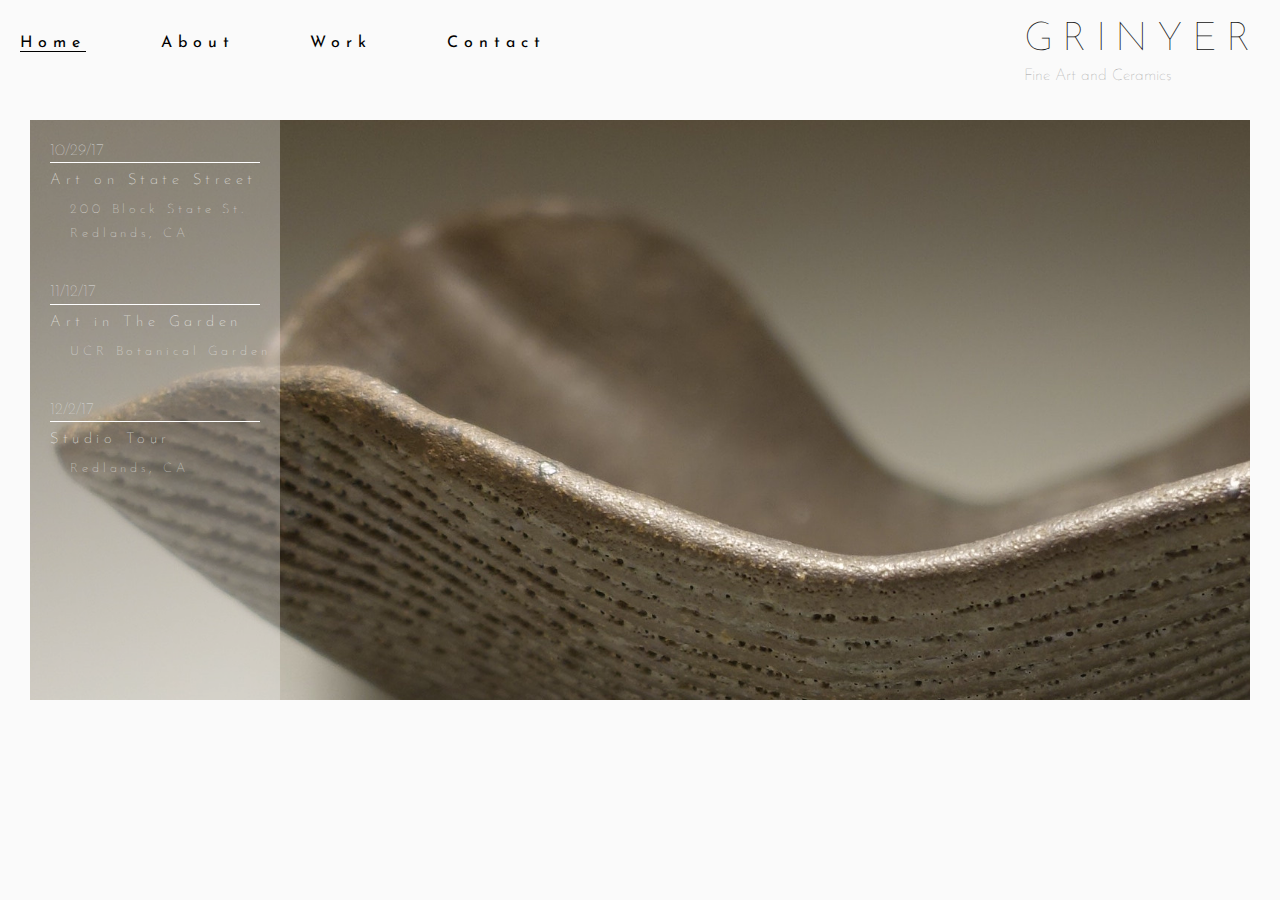
<file: index.html>
<!DOCTYPE html>
<html>
<head>
	<title>Mary Grinyer | Art </title>
	<meta name="viewport" content="width=device-width, initial-scale=1">
	<meta charset = "UTF-8">
	<meta name = "description" content = "Mary Grinyer is an Artist from Riverside, CA working in ceramics, printmaking, jewelry and mixed media">
	<meta name = "keywords" content = "Mary Grinyer, Grinyer, marygrinyer, Ceramics, Sculpture, Printmaking, Fine Art">
	<meta name = "author" content = "Taylor Ward">
	<link rel="icon" type="image/png" href="MG.png"/>
	<link rel="stylesheet" type="text/css" href="http://fonts.googleapis.com/css?family=Josefin+Sans" />
	<link rel="stylesheet" type="text/css" href="assets/css/style.css">
	<link rel="stylesheet" type="text/css" href="lightslider/css/lightslider.css">
	<script type="text/javascript" src = "https://ajax.googleapis.com/ajax/libs/jquery/2.2.0/jquery.min.js"></script>
	<script type="text/javascript" src = "lightslider/js/lightslider.js"></script>

		<script type="text/javascript">
		$(document).ready(function(){
			$("#mobile-nav").html($("#main-nav").html());
			$("#mobile-nav li.super-item > a").prepend("<span>+</span>");

			// disable the default redirect action for links with submenus 
			$("#mobile-nav li.super-item > a").click(function(event) {
					event.preventDefault();
					if ($(this).siblings("#dropdown-list").hasClass("expanded")) {
						$(this).siblings().removeClass("expanded").slideUp(200,"linear");
						$(this).children("span").empty();
						$(this).children("span").text("+");
					}	
					else {
						$(this).siblings().addClass("expanded").slideDown(200,"linear");
						$(this).siblings("span").empty();
						$(this).children("span").text("-");
					}
				});

			// handle menu clicks
			$("#menu-trigger").click(function() {
					if ($("#mobile-nav > ul").hasClass("expanded")) {
						$("#mobile-nav ul.expanded").removeClass("expanded").slideUp(200, "linear");
						$(this).removeClass("open");
					} 
					else {
						$("#mobile-nav > ul").addClass("expanded").slideDown(200, "linear");
						$(this).addClass("open");
					}
				});

		});
	</script>



</head>
<body>
	<header>
		<nav id = "main-nav">
			<ul id = "menu">
				<li  id = "active"><a href="index.html">Home</a></li>
				<li class="super-item"><a href="bio.html">About</a>
					<ul id = "dropdown-list">
						<li><a href = "bio.html">Bio</a></li>
					</ul>
				</li>
				<li class="super-item"><a href="work.html">Work</a>
					<ul id = "dropdown-list">
						<li><a href = "ceramics.html">Ceramics</a></li>
						<li><a href = "sculpture.html">Sculpture</a></li>
					</ul>
				</li>
				<li><a href="contact.html">Contact</a></li>
			</ul>
		</nav>
		<div id="menu-trigger">Menu</div>
		<div id="mobile-nav"></div>
		<div id = "logo">
			<h1><a href = "index.html">GRINYER</a></h1>
			<p>Fine Art and Ceramics</p>
		</div>

	</header>
	<div id = "home-container">
		<img id = "home-image" width = "2000px" alt = "random"> 

		<script type="text/javascript">
			window.onload = loadImage();

			function loadImage() {
				var urls = ['homepage-images/hp-1.jpg','homepage-images/hp-2.jpg','homepage-images/hp-3.jpg','homepage-images/hp-4.jpg'];
				var baseUrl = 'assets/imgs/work/';
				var files = ['hp-1','hp-2','hp-3'];
				var extension = '.jpg';
				var random = Math.floor(Math.random()*files.length);
				var url = baseUrl + files[random] + extension;
				var p = urls[Math.floor(Math.random()*urls.length)];
				document.getElementById("home-image").src = url;
			}
		
		</script>                                
		
		<div id = "home-text">
			<div id = "show" class="upcoming">
				<a href="#">
					<p id = "fecha">10/29/17</p>
					<p id = "show-gallery">
						Art on State Street
					</p>
					<p id = "show-location">
						200 Block State St. Redlands, CA
						<p id = "show-status"></p>
					</p>
				</a>
			</div>
			<div id = "show" class="upcoming">
				<a href="#">
					<p id = "fecha">11/12/17</p>
					<p id = "show-gallery">
						Art in The Garden
					</p>
					<p id = "show-location">
						UCR Botanical Garden
						<p id = "show-status"></p>
					</p>
				</a>
			</div>
			<div id = "show" class="upcoming">
				<a href="#">
					<p id = "fecha">12/2/17</p>
					<p id = "show-gallery">
						Studio Tour
					</p>
					<p id = "show-location">
						Redlands, CA
						<p id = "show-status"></p>
					</p>
				</a>
			</div>
		</div>
	</div>
	<footer>
		<div id="slide">
			<!--
        	<a href="#"> Twit</a>
       		<a href="#"> Face</a>
        	<a href="#"> Etsy</a>
        	-->
        	Copyright © 2016 Mary Grinyer


    </div>
	</footer>
	<script type="text/javascript">
		$('footer').hover(function() {
			$('#slide').slideToggle("fast");
		});
	</script>
<!--
	<div id = "slide-container">
		<figure id = "slide">
			<img id = "slide-img-4" src="ceramic-images-thumbs/c3.jpg">
			<img id = "slide-img-1" src="ceramic-images-thumbs/c11.jpg">
			<img id = "slide-img-4" src="ceramic-images-thumbs/c8.jpg">
			<img id = "slide-img-2" src="ceramic-4.jpg">
			<img id = "slide-img-3" src="vase-trio-3.jpg">
			<img id = "slide-img-1" src="ceramic-box.jpg">
			<img id = "slide-img-4" src="vase-trio-4.jpg">
			<img id = "slide-img-2" src="holy-vase-3.jpg">
		</figure>
	</div>
-->
<!--
	<div id = "slide-container">
			<ul id = "lightslider">
				<li data-thumb="ceramic-images-thumbs/c2.jpg"><img src="homepage-images/2.jpg" width="60%"></li>
				<li data-thumb="ceramic-images-thumbs/c3.jpg"><img src="homepage-images/3.jpg" width="95%"></li>
				<li data-thumb="ceramic-images-thumbs/c5.jpg"><img src="homepage-images/5.jpg" width="58%"></li>
				<li data-thumb="ceramic-images-thumbs/c6.jpg"><img src="homepage-images/6.jpg" width="70%"></li>
			</ul>
	</div>


		<script type="text/javascript">
		$(document).ready(function() {
			$("#lightslider").lightSlider({
				autoWidth:true,
				loop:true,
				slidMargin:0,
				currentPagerPosition:'middle',
				download: false,
				adaptiveHeight:true,
			});
		});
	</script>
-->
</body>
</html>
</file>
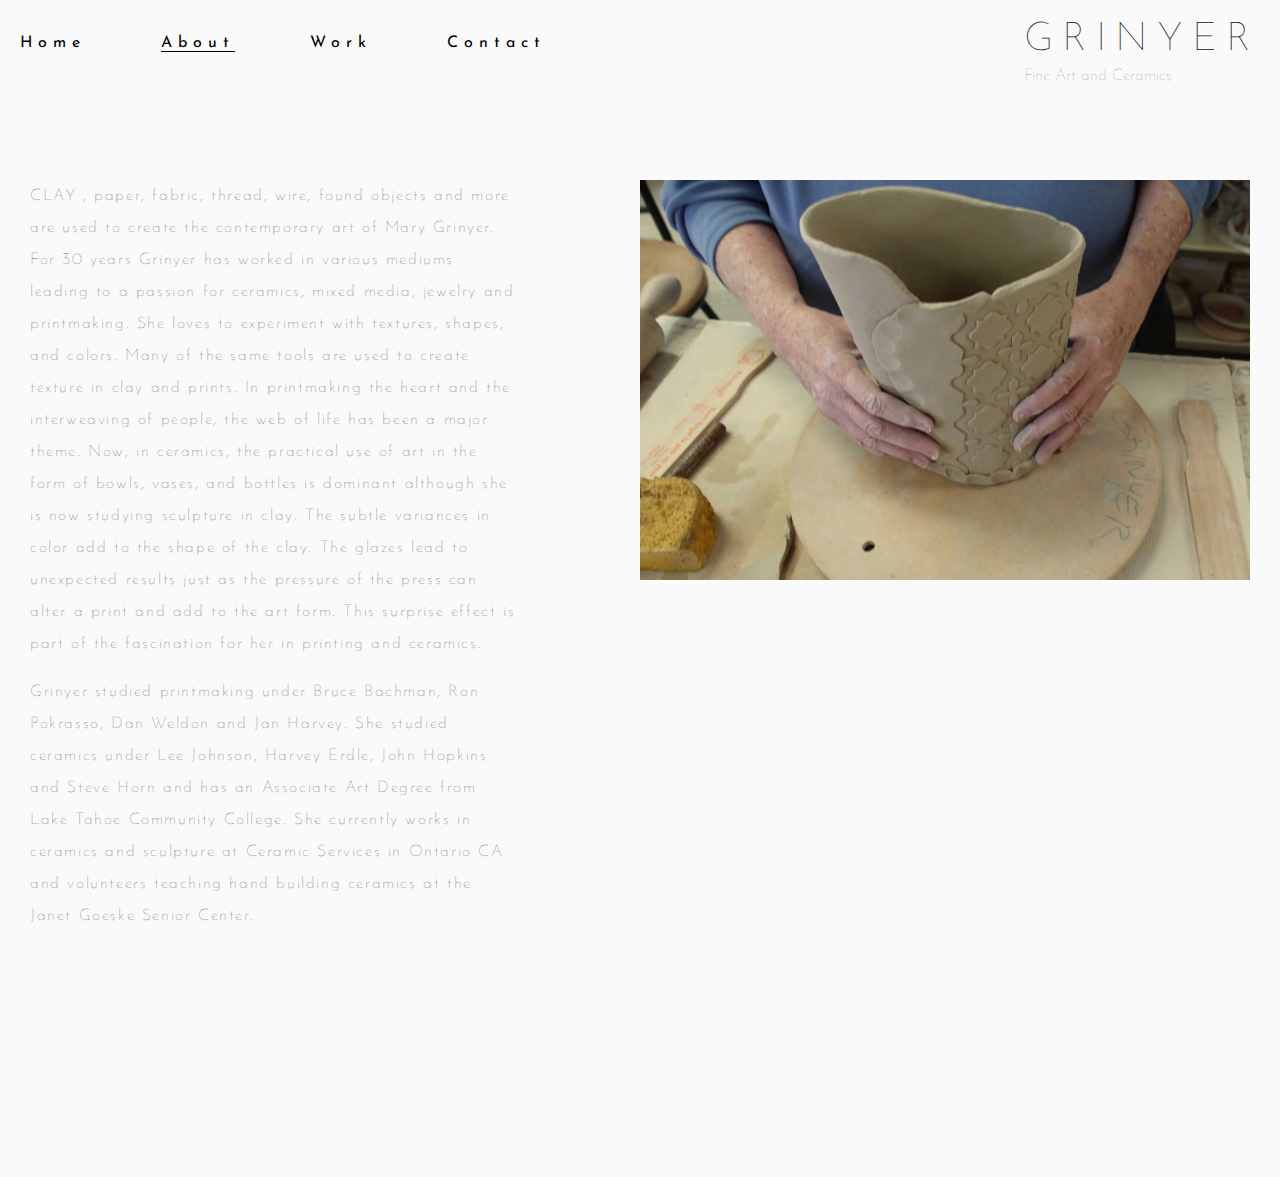
<file: bio.html>
<!DOCTYPE html>
<html>
	<head>
		<title>Mary Grinyer | Bio </title>
		<meta name="viewport" content="width=device-width, initial-scale=1">

		<meta charset = "UTF-8">
		<meta name = "description" content = "Mary Grinyer is an Artist from Riverside, CA working in ceramics, sculpture, printmaking, painting and mixed media.">
		<meta name = "keywords" content = "Mary Grinyer, Grinyer, marygrinyer, Ceramics, Sculpture, Printmaking, Fine Art">
		<meta name = "author" content = "Taylor Ward">

	<link rel="icon" type="image/png" href="MG.png"/>

		<link rel="stylesheet" type="text/css" href="assets/css/style.css">
		<link rel="stylesheet" type="text/css" href="http://fonts.googleapis.com/css?family=Josefin+Sans" />
		<script type="text/javascript" src = "https://ajax.googleapis.com/ajax/libs/jquery/2.2.0/jquery.min.js"></script>

		<script type="text/javascript">
		$(document).ready(function(){
			$("#mobile-nav").html($("#main-nav").html());
			$("#mobile-nav li.super-item > a").prepend("<span>+</span>");

			// disable the default redirect action for links with submenus 
			$("#mobile-nav li.super-item > a").click(function(event) {
					event.preventDefault();
					if ($(this).siblings("#dropdown-list").hasClass("expanded")) {
						$(this).siblings().removeClass("expanded").slideUp(200,"linear");
						$(this).children("span").empty();
						$(this).children("span").text("+");
					}	
					else {
						$(this).siblings().addClass("expanded").slideDown(200,"linear");
						$(this).siblings("span").empty();
						$(this).children("span").text("-");
					}
				});

			// handle menu clicks
			$("#menu-trigger").click(function() {
					if ($("#mobile-nav > ul").hasClass("expanded")) {
						$("#mobile-nav ul.expanded").removeClass("expanded").slideUp(200, "linear");
						$(this).removeClass("open");
					} 
					else {
						$("#mobile-nav > ul").addClass("expanded").slideDown(200, "linear");
						$(this).addClass("open");
					}
				});

		});
	</script>
	</head>

	<body>
		<header>
		<nav id = "main-nav">
			<ul id = "menu">
				<li><a href="index.html">Home</a></li>
				<li id = "active" class="super-item"><a href="bio.html">About</a>
					<ul id = "dropdown-list">
						<li><a href = "bio.html">Bio</a></li>
					</ul>
				</li>
				<li class="super-item"><a href="work.html">Work</a>
					<ul id = "dropdown-list">
						<li><a href = "ceramics.html">Ceramics</a></li>
						<li><a href = "sculpture.html">Sculpture</a></li>
					</ul>
				</li>
				<li><a href="contact.html">Contact</a></li>
			</ul>
		</nav>
		<div id="menu-trigger">Menu</div>
		<div id="mobile-nav"></div>
		<div id = "logo">
			<h1><a href = "index.html">GRINYER</a></h1>
			<p>Fine Art and Ceramics</p>
		</div>

	</header>

	<div class = "content" id = "bio-content">
		<div id = "bio-text">
			<p>CLAY , paper, fabric, thread, wire, found objects and more are used to create the contemporary art of Mary Grinyer. For 30 years Grinyer has worked in various mediums leading to a passion for ceramics, mixed media, jewelry and printmaking. She loves to experiment with textures, shapes, and colors. Many of the same tools are used to create texture in clay and prints. In printmaking the heart and the interweaving of people, the web of life has been a major theme. Now, in ceramics, the practical use of art in the form of bowls, vases, and bottles is dominant although she is now studying sculpture in clay. The subtle variances in color add to the shape of the clay. The glazes lead to unexpected results just as the pressure of the press can alter a print and add to the art form. This surprise effect is part of the fascination for her in printing and ceramics. 
			</p>
			<p>Grinyer studied printmaking under Bruce Bachman, Ron Pokrasso, Dan Weldon and Jan Harvey. She studied ceramics under Lee Johnson, Harvey Erdle, John Hopkins and Steve Horn and has an Associate Art Degree from Lake Tahoe Community College. She currently works in ceramics and sculpture at Ceramic Services in Ontario CA and volunteers teaching hand building ceramics at the Janet Goeske Senior Center.</p>
			<!--
			<p>Grinyer's interest in art was first sparked by an art instructor at Ramona High School in Riverside CA, Mr. Stover. Studying under him for 3 years led to a lifetime fascination for creating art and years of watercolor painting. Mary Grinyer has an Associate Art Degree from Lake Tahoe Community College. She has been studying sculpture at Riverside City College with Steve Horn. Grinyer works in ceramics and sculpture at Ceramic Services in Ontario, CA currently.</p>
			-->
		</div>
		<div id = "bio-pic">

		</div>
		
	</div>
	<footer>
		<div id="slide">
			<!--
        	<a href="#"> Twit</a>
       		<a href="#"> Face</a>
        	<a href="#"> Etsy</a>
        	-->
        	Copyright © 2016 Mary Grinyer


    </div>
	</footer>
	<script type="text/javascript">
		$('footer').hover(function() {
			$('#slide').slideToggle("fast");
		});
	</script>
	</body>
</html>
</file>
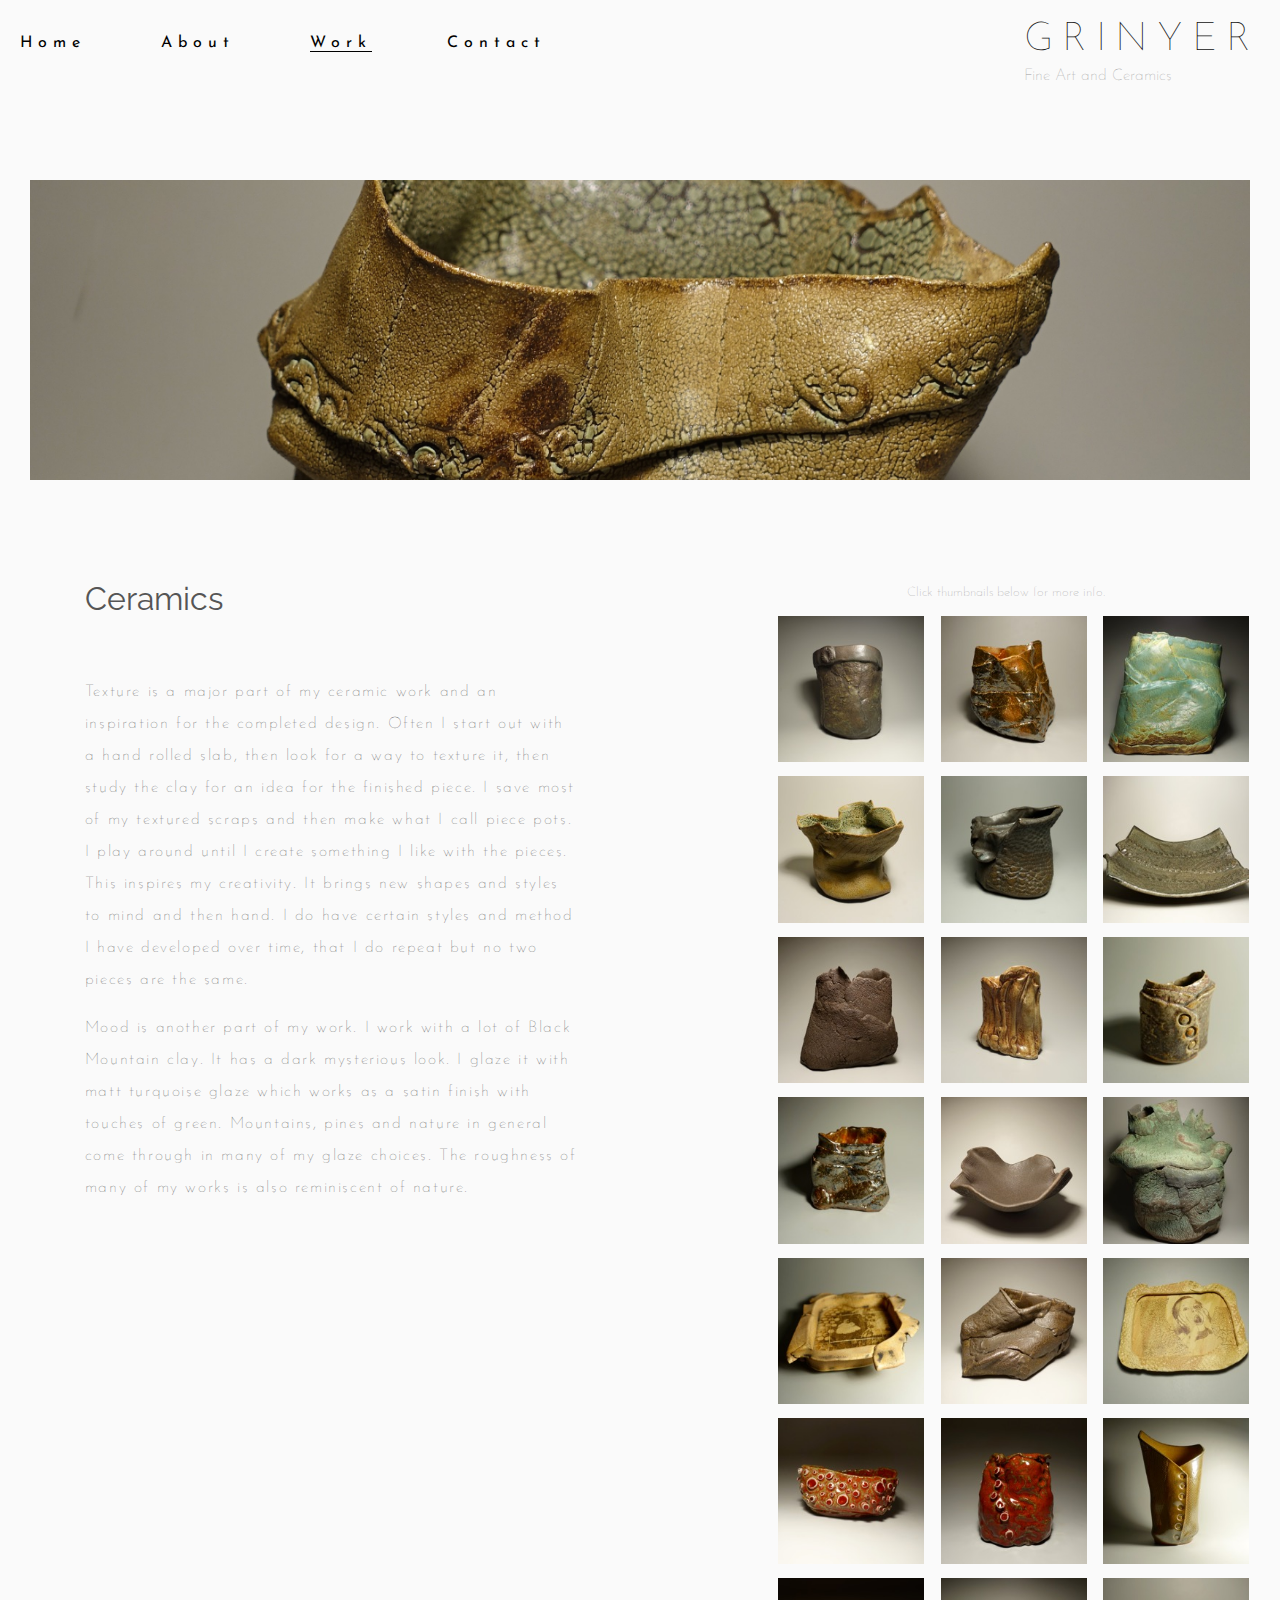
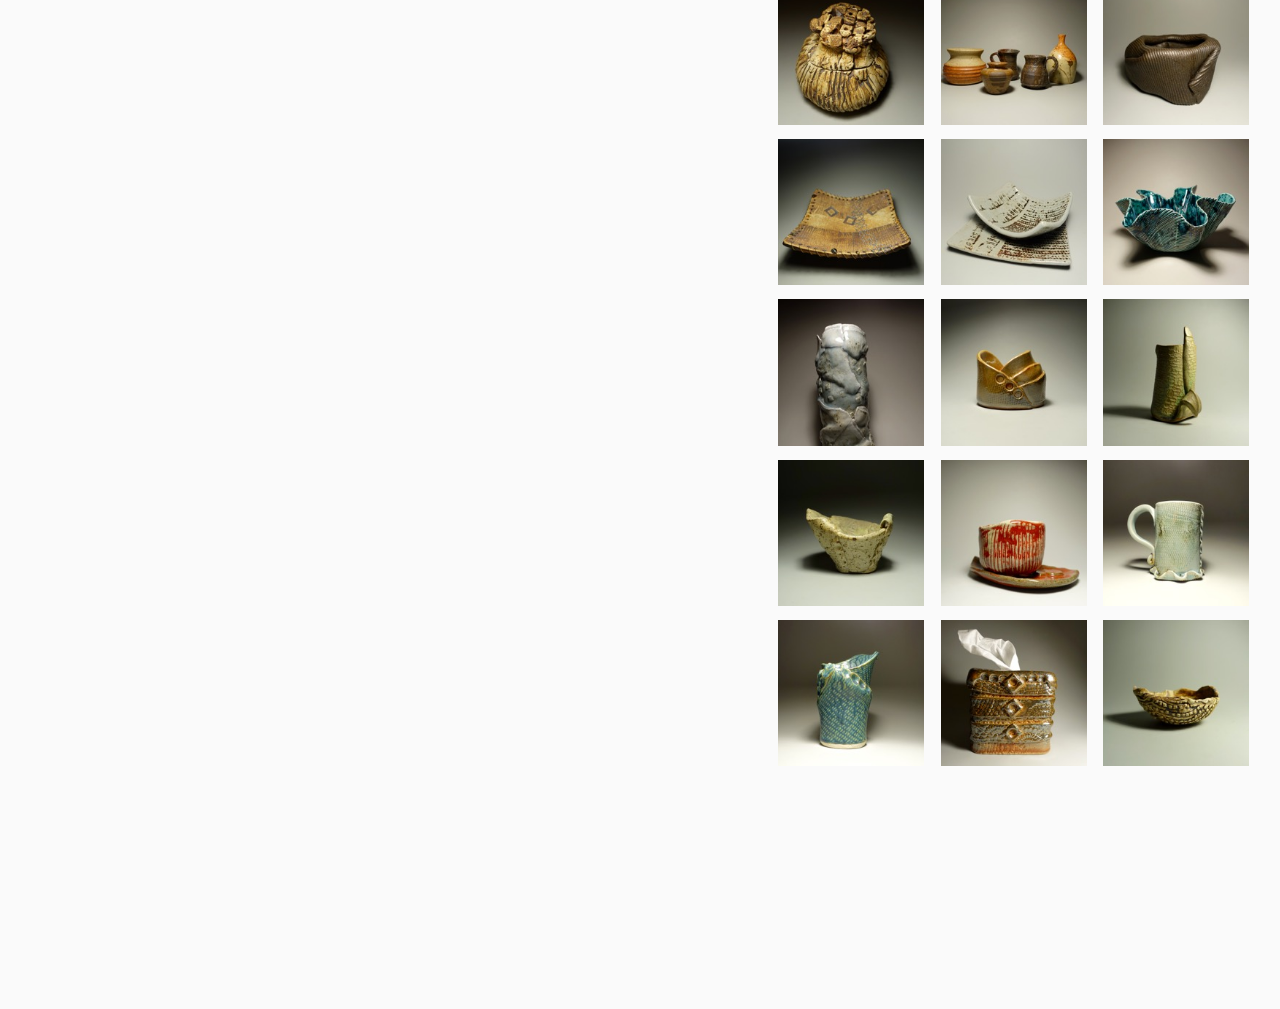
<file: ceramics.html>
<!DOCTYPE html>
<html>
<head>
	<title>Mary Grinyer | Ceramics </title>
 	<meta name="viewport" content="width=device-width, initial-scale=1">

	<meta charset = "UTF-8">
	<meta name = "description" content = "Texture is a major part of my ceramic works and an inspiration for the completed design.">
	<meta name = "keywords" content = "Mary Grinyer, Grinyer, marygrinyer, Ceramics, Sculpture, Printmaking, Fine Art">
	<meta name = "author" content = "Taylor Ward">
	<link rel="icon" type="image/png" href="MG.png"/>

	<link rel="stylesheet" type="text/css" href="css/lightgallery.css">
	<link rel="stylesheet" type="text/css" href="assets/css/style.css">

	<link rel="stylesheet" type="text/css" href="http://fonts.googleapis.com/css?family=Josefin+Sans" />
	<link rel="stylesheet" type="text/css" href="http://fonts.googleapis.com/css?family=Raleway" />	
	<script type="text/javascript" src = "https://ajax.googleapis.com/ajax/libs/jquery/2.2.0/jquery.min.js"></script>
	<script type="text/javascript">
		$(document).ready(function(){
			$("#mobile-nav").html($("#main-nav").html());
			$("#mobile-nav li.super-item > a").prepend("<span>+</span>");

			// disable the default redirect action for links with submenus 
			$("#mobile-nav li.super-item > a").click(function(event) {
					event.preventDefault();
					if ($(this).siblings("#dropdown-list").hasClass("expanded")) {
						$(this).siblings().removeClass("expanded").slideUp(200,"linear");
						$(this).children("span").empty();
						$(this).children("span").text("+");
					}	
					else {
						$(this).siblings().addClass("expanded").slideDown(200,"linear");
						$(this).siblings("span").empty();
						$(this).children("span").text("-");
					}
				});

			// handle menu clicks
			$("#menu-trigger").click(function() {
					if ($("#mobile-nav > ul").hasClass("expanded")) {
						$("#mobile-nav ul.expanded").removeClass("expanded").slideUp(200, "linear");
						$(this).removeClass("open");
					} 
					else {
						$("#mobile-nav > ul").addClass("expanded").slideDown(200, "linear");
						$(this).addClass("open");
					}
				});

		});
	</script>

</head>
<body>
	<header>
		<nav id = "main-nav">
			<ul id = "menu">
				<li><a href="index.html">Home</a></li>
				<li class="super-item"><a href="bio.html">About</a>
					<ul id = "dropdown-list">
						<li><a href = "bio.html">Bio</a></li>
					</ul>
				</li>
				<li  id = "active" class="super-item"><a href="work.html">Work</a>
					<ul id = "dropdown-list">
						<li  id = "active"><a href = "ceramics.html">Ceramics</a></li>
						<li><a href = "sculpture.html">Sculpture</a></li>
					</ul>
				</li>
				<li><a href="contact.html">Contact</a></li>
			</ul>
		</nav>
		<div id="menu-trigger">Menu</div>
		<div id="mobile-nav"></div>
		<div id = "logo">
			<h1><a href = "index.html">GRINYER</a></h1>
			<p>Fine Art and Ceramics</p>
		</div>

	</header>
	<div class = "content" id = "ceramics-content">
		<div class = "banner-image" id = "banner-image-ceramics">
		</div>

		<div class = "work-text" id = "ceramics-text">
			
			<h2>Ceramics</h2>
			<br>
			<br>
			<p>Texture is a major part of my ceramic work and an inspiration for the completed design. Often I start out with a hand rolled slab, then look for a way to texture it, then study the clay for an idea for the finished piece. I save most of my textured scraps and then make what I call piece pots. I play around until I create something I like with the pieces. This inspires my creativity. It brings new shapes and styles to mind and then hand. I do have certain styles and method I have developed over time, that I do repeat but no two pieces are the same.</p>
			<p>Mood is another part of my work. I work with a lot of Black Mountain clay. It has a dark mysterious look. I glaze it with matt turquoise glaze which works as a satin finish with touches of green. Mountains, pines and nature in general come through in many of my glaze choices. The roughness of many of my works is also reminiscent of nature.</p>
		
		</div>
		<div class = "thumbnails" id = "ceramics-thumbnails">
			<p id = "thumbnail-instructions">Click thumbnails below for more info.</p>
			<div class = "thumbnail-container" id = "ceramics-thumbnail-container">
				
				<div class = "thumbnail" data-src = "assets/imgs/work/c1.jpg">
					<img src="assets/imgs/thumbnails/thumb1.jpg" alt "Grinyer ceramic 1">
				</div>				
				<div class = "thumbnail" data-src = "assets/imgs/work/c2.jpg">
					<img src="assets/imgs/thumbnails/thumb2.jpg" alt = "Grinyer ceramic 2">
				</div>
				<div class = "thumbnail" data-src = "assets/imgs/work/c3.jpg">
					<img src="assets/imgs/thumbnails/thumb3.jpg" alt = "Grinyer ceramic 3">
				</div>
				<div class = "thumbnail" data-src = "assets/imgs/work/c4.jpg">
					<img src="assets/imgs/thumbnails/thumb4.jpg" alt = "Grinyer ceramic 4">
				</div>
				<div class = "thumbnail" data-src = "assets/imgs/work/c5.jpg">
					<img src="assets/imgs/thumbnails/thumb5.jpg" alt = "Grinyer ceramic 5">
				</div>
				<div class = "thumbnail" data-src = "assets/imgs/work/c6.jpg">
					<img src="assets/imgs/thumbnails/thumb6.jpg" alt = "Grinyer ceramic 6">
				</div>
				
				<div class = "thumbnail" data-src = "assets/imgs/work/c8.jpg">
					<img src="assets/imgs/thumbnails/thumb8.jpg" alt = "Grinyer ceramic 7">
				</div>
				<div class = "thumbnail" data-src = "assets/imgs/work/c9.jpg">
					<img src="assets/imgs/thumbnails/thumb9.jpg" alt = "Grinyer ceramic 8">
				</div>
				<div class = "thumbnail" data-src = "assets/imgs/work/c12.jpg">
					<img src="assets/imgs/thumbnails/thumb12.jpg" alt = "Grinyer ceramic 9">
				</div>
				<div class = "thumbnail" data-src = "assets/imgs/work/c13.jpg">
					<img src="assets/imgs/thumbnails/thumb13.jpg" alt = "Grinyer ceramic 10">
				</div>
				
				<div class = "thumbnail" data-src = "assets/imgs/work/c15.jpg">
					<img src="assets/imgs/thumbnails/thumb15.jpg" alt = "Grinyer ceramic 11">
				</div>
				<div class = "thumbnail" data-src = "assets/imgs/work/c16.jpg">
					<img src="assets/imgs/thumbnails/thumb16.jpg" alt = "Grinyer ceramic 12">
				</div>

				<div class = "thumbnail" data-src = "assets/imgs/work/c21.jpg">
					<img src="assets/imgs/thumbnails/thumb21.jpg" alt = "Grinyer ceramic 13">
				</div>

				<div class = "thumbnail" data-src = "assets/imgs/work/c22.jpg">
					<img src="assets/imgs/thumbnails/thumb22.jpg" alt = "Grinyer ceramic 14">
				</div>
				<div class = "thumbnail" data-src = "assets/imgs/work/c23.jpg">
					<img src="assets/imgs/thumbnails/thumb23.jpg" alt = "Grinyer ceramic 15">
				</div>
				<div class = "thumbnail" data-src = "assets/imgs/work/c24.jpg">
					<img src="assets/imgs/thumbnails/thumb24.jpg" alt = "Grinyer ceramic 16">
				</div>
				<div class = "thumbnail" data-src = "assets/imgs/work/c25.jpg">
					<img src="assets/imgs/thumbnails/thumb25.jpg" alt = "Grinyer ceramic 17">
				</div>
				
				<div class = "thumbnail" data-src = "assets/imgs/work/c27.jpg">
					<img src="assets/imgs/thumbnails/thumb27.jpg" alt = "Grinyer ceramic 18">
				</div>
				
				<div class = "thumbnail" data-src = "assets/imgs/work/c32.jpg">
					<img src="assets/imgs/thumbnails/thumb32.jpg" alt = "Grinyer ceramic 19">
				</div>
				
				<div class = "thumbnail" data-src = "assets/imgs/work/c34.jpg">
					<img src="assets/imgs/thumbnails/thumb34.jpg" alt = "Grinyer ceramic 20">
				</div>
				
				<div class = "thumbnail" data-src = "assets/imgs/work/c36.jpg">
					<img src="assets/imgs/thumbnails/thumb36.jpg" alt = "Grinyer ceramic 21">
				</div>
				<div class = "thumbnail" data-src = "assets/imgs/work/c37.jpg">
					<img src="assets/imgs/thumbnails/thumb37.jpg" alt = "Grinyer ceramic 22">
				</div>
				<div class = "thumbnail" data-src = "assets/imgs/work/c38.jpg">
					<img src="assets/imgs/thumbnails/thumb38.jpg" alt = "Grinyer ceramic 23">
				</div>
				<div class = "thumbnail" data-src = "assets/imgs/work/c39.jpg">
					<img src="assets/imgs/thumbnails/thumb39.jpg" alt = "Grinyer ceramic 24">
				</div>
				<div class = "thumbnail" data-src = "assets/imgs/work/c40.jpg">
					<img src="assets/imgs/thumbnails/thumb40.jpg" alt = "Grinyer ceramic 25">
				</div>
				<div class = "thumbnail" data-src = "assets/imgs/work/c41.jpg">
					<img src="assets/imgs/thumbnails/thumb41.jpg" alt = "Grinyer ceramic 26">
				</div>
				<div class = "thumbnail" data-src = "assets/imgs/work/c42.jpg">
					<img src="assets/imgs/thumbnails/thumb42.jpg" alt = "Grinyer ceramic 27">
				</div>
				<div class = "thumbnail" data-src = "assets/imgs/work/c43.jpg">
					<img src="assets/imgs/thumbnails/thumb43.jpg" alt = "Grinyer ceramic 28">
				</div>
				<div class = "thumbnail" data-src = "assets/imgs/work/c44.jpg">
					<img src="assets/imgs/thumbnails/thumb44.jpg" alt = "Grinyer ceramic 29">
				</div>
				
				<div class = "thumbnail" data-src = "assets/imgs/work/c46.jpg">
					<img src="assets/imgs/thumbnails/thumb46.jpg" alt = "Grinyer ceramic 30">
				</div>
				<div class = "thumbnail" data-src = "assets/imgs/work/c47.jpg">
					<img src="assets/imgs/thumbnails/thumb47.jpg" alt = "Grinyer ceramic 31">
				</div>
				<div class = "thumbnail" data-src = "assets/imgs/work/c48.jpg">
					<img src="assets/imgs/thumbnails/thumb48.jpg" alt = "Grinyer ceramic 32">
				</div>
				<div class = "thumbnail" data-src = "assets/imgs/work/c49.jpg">
					<img src="assets/imgs/thumbnails/thumb49.jpg" alt = "Grinyer ceramic 33">
				</div>
				

			</div>
		</div>
	</div>
	<script type="text/javascript">
		$(document).ready(function() {
			$("#ceramics-thumbnail-container").lightGallery({
				download:false,
			});
		});
	</script>
	

	<!--	lightGallery  -->
	<script type="text/javascript" src = "js/lightgallery.js"></script>
	<script type="text/javascript" src = "js/lg-thumbnail.min.js"></script>
	<script type="text/javascript" src = "js/lg-zoom.js"></script>

	<footer>
		<div id="slide">
			<!--
        	<a href="#"> Twit</a>
       		<a href="#"> Face</a>
        	<a href="#"> Etsy</a>
        	-->
        	Copyright © 2016 Mary Grinyer


    </div>
	</footer>
	<script type="text/javascript">
		$('footer').hover(function() {
			$('#slide').slideToggle("fast");
		});
	</script>



</body>
</html>
</file>
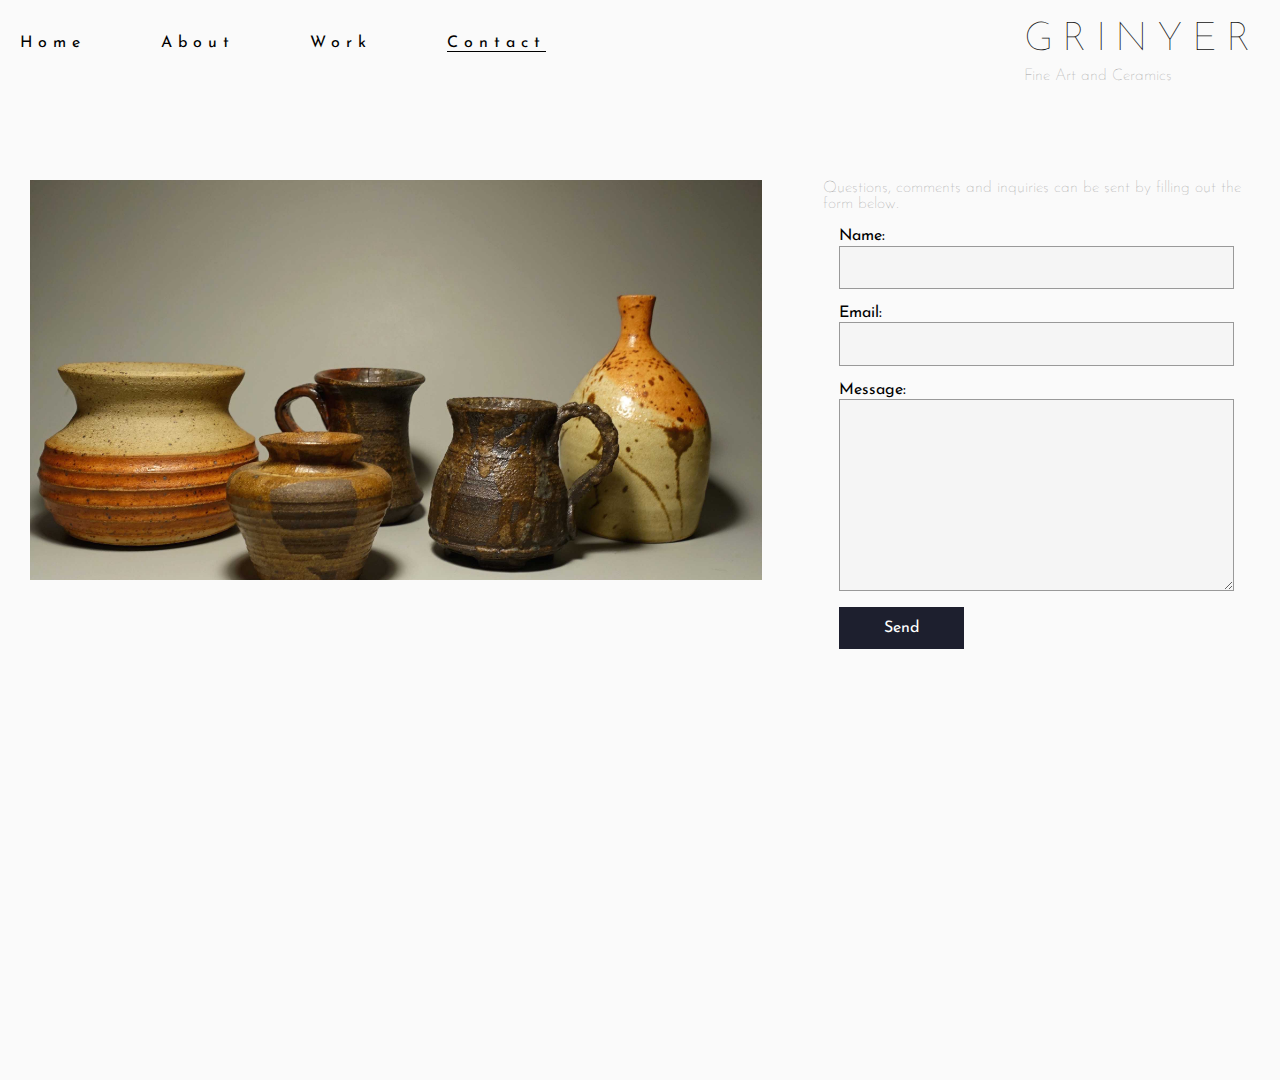
<file: contact.html>
<!DOCTYPE html>
<html>
<head>
	<title>Mary Grinyer | Contact </title>
	<meta name="viewport" content="width=device-width, initial-scale=1">

	<meta charset = "UTF-8">
	<meta name = "description" content = "Contact Mary Grinyer with questions, comments and inquiries.">
	<meta name = "keywords" content = "Mary Grinyer, Grinyer, marygrinyer, Ceramics, Sculpture, Printmaking, Contact">
	<meta name = "author" content = "Taylor Ward">
	<link rel="icon" type="image/png" href="MG.png"/>

	<link rel="stylesheet" type="text/css" href="assets/css/style.css">
	<link rel="stylesheet" type="text/css" href="http://fonts.googleapis.com/css?family=Josefin+Sans" />
	<script type="text/javascript" src = "https://ajax.googleapis.com/ajax/libs/jquery/2.2.0/jquery.min.js"></script>


		<script type="text/javascript">
		$(document).ready(function(){
			$("#mobile-nav").html($("#main-nav").html());
			$("#mobile-nav li.super-item > a").prepend("<span>+</span>");

			// disable the default redirect action for links with submenus 
			$("#mobile-nav li.super-item > a").click(function(event) {
					event.preventDefault();
					if ($(this).siblings("#dropdown-list").hasClass("expanded")) {
						$(this).siblings().removeClass("expanded").slideUp(200,"linear");
						$(this).children("span").empty();
						$(this).children("span").text("+");
					}	
					else {
						$(this).siblings().addClass("expanded").slideDown(200,"linear");
						$(this).siblings("span").empty();
						$(this).children("span").text("-");
					}
				});

			// handle menu clicks
			$("#menu-trigger").click(function() {
					if ($("#mobile-nav > ul").hasClass("expanded")) {
						$("#mobile-nav ul.expanded").removeClass("expanded").slideUp(200, "linear");
						$(this).removeClass("open");
					} 
					else {
						$("#mobile-nav > ul").addClass("expanded").slideDown(200, "linear");
						$(this).addClass("open");
					}
				});

		});
	</script>
</head>

<body>
	<header>
		<nav id = "main-nav">
			<ul id = "menu">
				<li><a href="index.html">Home</a></li>
				<li class="super-item"><a href="bio.html">About</a>
					<ul id = "dropdown-list">
						<li><a href = "bio.html">Bio</a></li>
					</ul>
				</li>
				<li class="super-item"><a href="work.html">Work</a>
					<ul id = "dropdown-list">
						<li><a href = "ceramics.html">Ceramics</a></li>
						<li><a href = "sculpture.html">Sculpture</a></li>
					</ul>
				</li>
				<li id = "active"><a href="contact.html">Contact</a></li>
			</ul>
		</nav>
		<div id="menu-trigger">Menu</div>
		<div id="mobile-nav"></div>
		<div id = "logo">
			<h1><a href = "index.html">GRINYER</a></h1>
			<p>Fine Art and Ceramics</p>
		</div>

	</header>
	<div class = "content" id = "contact-content">
		<div id = "contact-pic">
			<!-- <img src="ceramic-images-thumbs/banner1.jpg" width = "50%"> -->
		</div>
	<div id = "contact-form">
		<div id="form-messages"></div>
		<p>Questions, comments and inquiries can be sent by filling out the form below.</p>
		<form id="ajax-contact" method="post" action="mailer.php">
			<div class="field">
				<label for="name">Name:</label>
				<input type="text" id="name" name="name" required>
			</div>

			<div class="field">
				<label for="email">Email:</label>
				<input type="email" id="email" name="email" required>
			</div>

			<div class="field">
				<label for="message">Message:</label>
				<textarea id="message" name="message" required></textarea>
			</div>

			<div class="field">
				<button type="submit">Send</button>
			</div>
		</form>
	</div>
</div>
<footer>
		<div id="slide">
			<!--
        	<a href="#"> Twit</a>
       		<a href="#"> Face</a>
        	<a href="#"> Etsy</a>
        	-->
        	Copyright © 2016 Mary Grinyer


    </div>
	</footer>
	<script type="text/javascript">
		$('footer').hover(function() {
			$('#slide').slideToggle("fast");
		});
	</script>

	<script src="jquery-2.1.0.min.js"></script>
	<script src="app.js"></script>

</body>
</html>
</file>
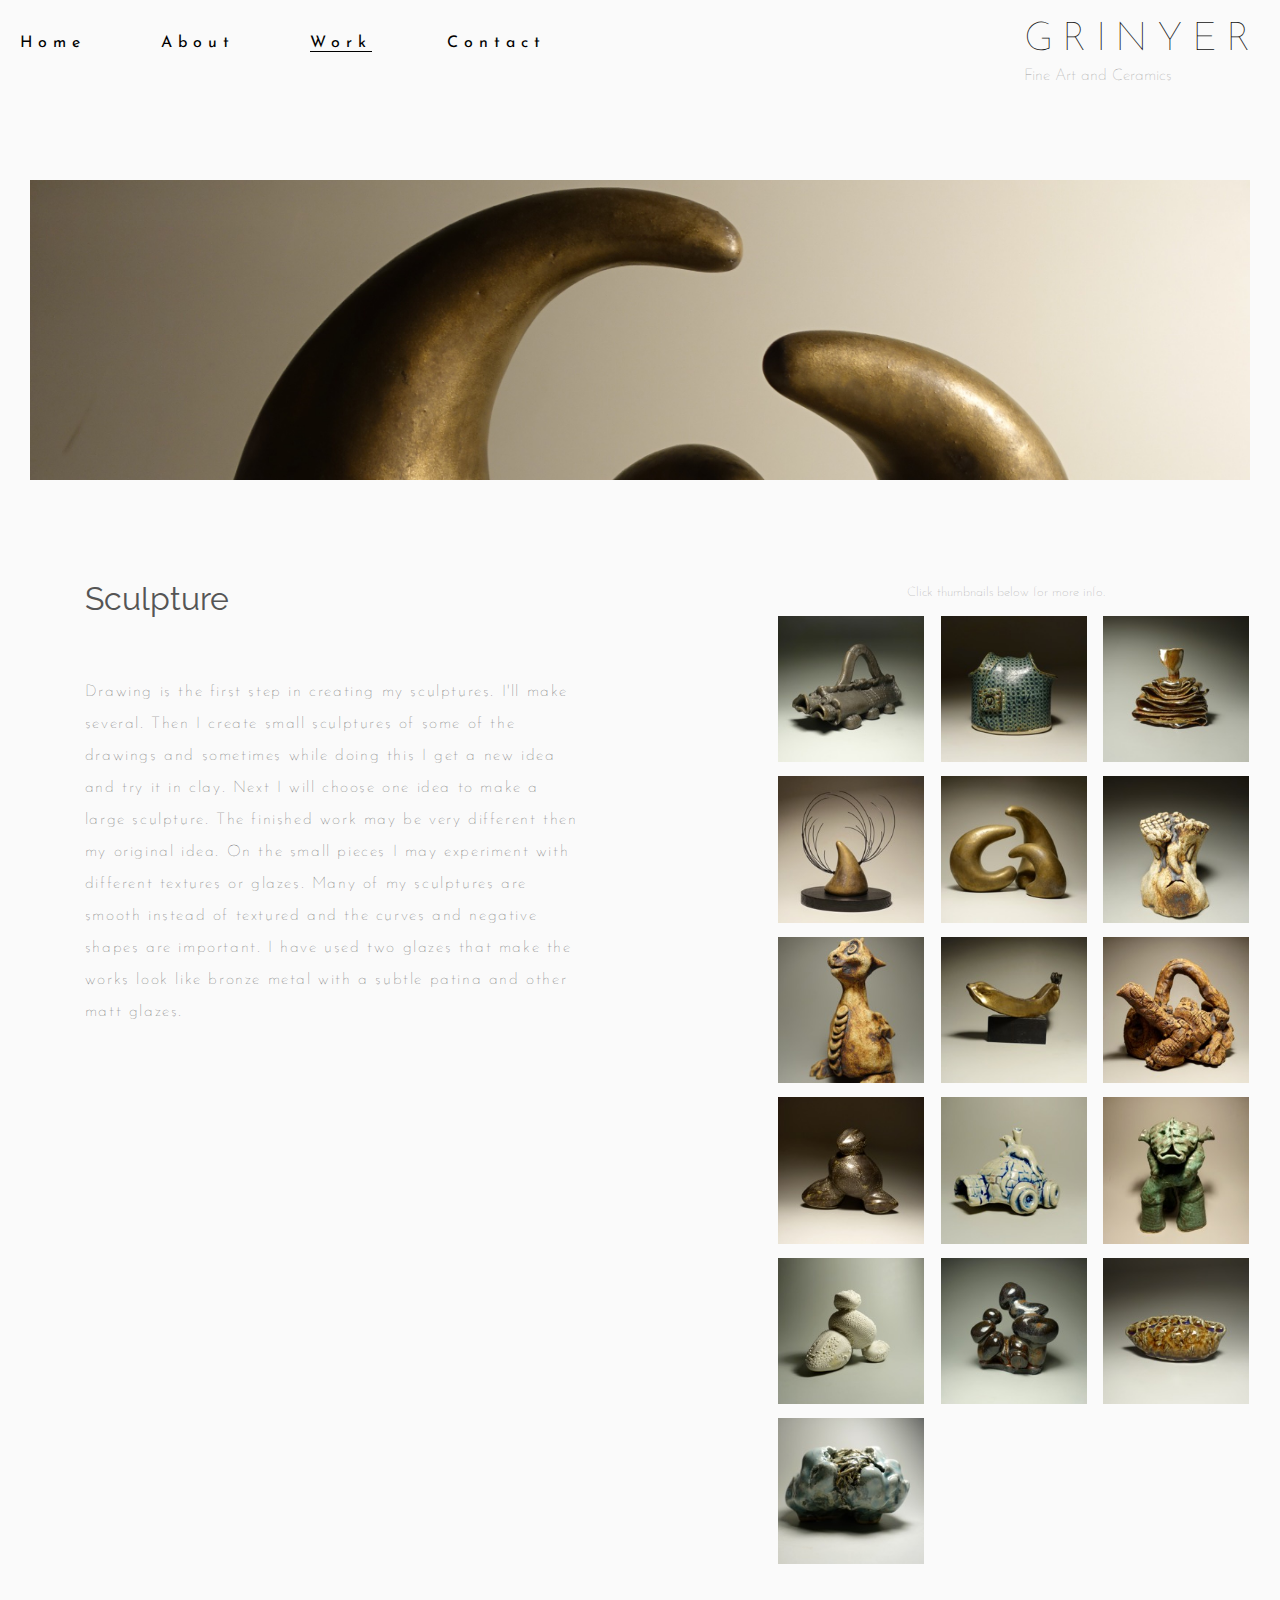
<file: sculpture.html>
<!DOCTYPE html>
<html>
<head>
	<title>Mary Grinyer | Sculpture </title>
	<meta name="viewport" content="width=device-width, initial-scale=1">

	<meta charset = "UTF-8">
	<meta name = "description" content = "Drawing is the first step in creating my sculptures.">
	<meta name = "keywords" content = "Mary Grinyer, Grinyer, marygrinyer, Ceramics, Sculpture, Printmaking, Fine Art">
	<meta name = "author" content = "Taylor Ward">
	<link rel="icon" type="image/png" href="MG.png"/>

	<link rel="stylesheet" type="text/css" href="css/lightgallery.css">
	<link rel="stylesheet" type="text/css" href="assets/css/style.css">

	<link rel="stylesheet" type="text/css" href="http://fonts.googleapis.com/css?family=Josefin+Sans" />
	<link rel="stylesheet" type="text/css" href="http://fonts.googleapis.com/css?family=Raleway" />	
	<script type="text/javascript" src = "https://ajax.googleapis.com/ajax/libs/jquery/2.2.0/jquery.min.js"></script>
	<script type="text/javascript">
		$(document).ready(function(){
			$("#mobile-nav").html($("#main-nav").html());
			$("#mobile-nav li.super-item > a").prepend("<span>+</span>");

			// disable the default redirect action for links with submenus 
			$("#mobile-nav li.super-item > a").click(function(event) {
					event.preventDefault();
					if ($(this).siblings("#dropdown-list").hasClass("expanded")) {
						$(this).siblings().removeClass("expanded").slideUp(200,"linear");
						$(this).children("span").empty();
						$(this).children("span").text("+");
					}	
					else {
						$(this).siblings().addClass("expanded").slideDown(200,"linear");
						$(this).siblings("span").empty();
						$(this).children("span").text("-");
					}
				});

			// handle menu clicks
			$("#menu-trigger").click(function() {
					if ($("#mobile-nav > ul").hasClass("expanded")) {
						$("#mobile-nav ul.expanded").removeClass("expanded").slideUp(200, "linear");
						$(this).removeClass("open");
					} 
					else {
						$("#mobile-nav > ul").addClass("expanded").slideDown(200, "linear");
						$(this).addClass("open");
					}
				});

		});
	</script>
</head>
<body>
	<header>
		<nav id = "main-nav">
			<ul id = "menu">
				<li><a href="index.html">Home</a></li>
				<li class="super-item"><a href="bio.html">About</a>
					<ul id = "dropdown-list">
						<li><a href = "bio.html">Bio</a></li>
					</ul>
				</li>
				<li  id = "active" class="super-item"><a href="work.html">Work</a>
					<ul id = "dropdown-list">
						<li><a href = "ceramics.html">Ceramics</a></li>
						<li  id = "active"><a href = "sculpture.html">Sculpture</a></li>
					</ul>
				</li>
				<li><a href="contact.html">Contact</a></li>
			</ul>
		</nav>
		<div id="menu-trigger">Menu</div>
		<div id="mobile-nav"></div>
		<div id = "logo">
			<h1><a href = "index.html">GRINYER</a></h1>
			<p>Fine Art and Ceramics</p>
		</div>

	</header>
	<div class = "content" id = "sculpture-content">
		<div class = "banner-image" id = "banner-image-sculpture">
		</div>

		<div class = "work-text" id = "sculpture-text">
			
			<h2>Sculpture</h2>
			<br>
			<br>
			<p>Drawing is the first step in creating my sculptures. I'll make several. Then I create small sculptures of some of the drawings and sometimes while doing this I get a new idea and try it in clay. Next I will choose one idea to make a large sculpture. The finished work may be very different then my original idea. On the small pieces I may experiment with different textures or glazes. Many of my sculptures are smooth instead of textured and the curves and negative shapes are important. I have used two glazes that make the works look like bronze metal with a subtle patina and other matt glazes. </p>
		
		</div>
		<div class = "thumbnails" id = "sculpture-thumbnails">
			<p id = "thumbnail-instructions">Click thumbnails below for more info.</p>
			<div class = "thumbnail-container" id = "sculpture-thumbnail-container">
				<div class = "thumbnail" data-src = "assets/imgs/work/c7.jpg">
					<img src="assets/imgs/thumbnails/thumb7.jpg" alt = "Grinyer Sculpture 1">
				</div>
				<div class = "thumbnail" data-src = "assets/imgs/work/c11.jpg">
					<img src="assets/imgs/thumbnails/thumb11.jpg" alt = "Grinyer Sculpture 2">
				</div>
				<div class = "thumbnail" data-src = "assets/imgs/work/c14.jpg">
					<img src="assets/imgs/thumbnails/thumb14.jpg" alt = "Grinyer Sculpture 3">
				</div>
				
				<div class = "thumbnail" data-src = "assets/imgs/work/c17.jpg">
					<img src="assets/imgs/thumbnails/thumb17.jpg" alt = "Grinyer Sculpture 4">
				</div>
				<div class = "thumbnail" data-src = "assets/imgs/work/c18.jpg">
					<img src="assets/imgs/thumbnails/thumb18.jpg" alt = "Grinyer Sculpture 5">
				</div>
				<div class = "thumbnail" data-src = "assets/imgs/work/c19.jpg">
					<img src="assets/imgs/thumbnails/thumb19.jpg" alt = "Grinyer Sculpture 6">
				</div>
				<div class = "thumbnail" data-src = "assets/imgs/work/c20.jpg">
					<img src="assets/imgs/thumbnails/thumb20.jpg" alt = "Grinyer Sculpture 7">
				</div>
				
				<div class = "thumbnail" data-src = "assets/imgs/work/c26.jpg">
					<img src="assets/imgs/thumbnails/thumb26.jpg" alt = "Grinyer Sculpture 8">
				</div>
				
				<div class = "thumbnail" data-src = "assets/imgs/work/c28.jpg">
					<img src="assets/imgs/thumbnails/thumb28.jpg" alt = "Grinyer Sculpture 9">
				</div>
				<div class = "thumbnail" data-src = "assets/imgs/work/c29.jpg">
					<img src="assets/imgs/thumbnails/thumb29.jpg" alt = "Grinyer Sculpture 10">
				</div>
				<div class = "thumbnail" data-src = "assets/imgs/work/c30.jpg">
					<img src="assets/imgs/thumbnails/thumb30.jpg" alt = "Grinyer Sculpture 11">
				</div>
				<div class = "thumbnail" data-src = "assets/imgs/work/c31.jpg">
					<img src="assets/imgs/thumbnails/thumb31.jpg" alt = "Grinyer Sculpture 12">
				</div>
				
				<div class = "thumbnail" data-src = "assets/imgs/work/c33.jpg">
					<img src="assets/imgs/thumbnails/thumb33.jpg" alt = "Grinyer Sculpture 13">
				</div>
				
				<div class = "thumbnail" data-src = "assets/imgs/work/c35.jpg">
					<img src="assets/imgs/thumbnails/thumb35.jpg" alt = "Grinyer Sculpture 14">
				</div>
				<div class = "thumbnail" data-src = "assets/imgs/work/c45.jpg">
					<img src="assets/imgs/thumbnails/thumb45.jpg" alt = "Grinyer Sculpture 15">
				</div>
				<div class = "thumbnail" data-src = "assets/imgs/work/c50.jpg">
					<img src="assets/imgs/thumbnails/thumb50.jpg" alt = "Grinyer Sculpture 16">
				</div>
			</div>
		</div>
	
		</div>

	</div>
		<script type="text/javascript">
		$(document).ready(function() {
			$("#sculpture-thumbnail-container").lightGallery({
				download:false,
			});
		});
	</script>
		<footer>
		<div id="slide">
			<!--
        	<a href="#"> Twit</a>
       		<a href="#"> Face</a>
        	<a href="#"> Etsy</a>
        	-->
        	Copyright © 2016 Mary Grinyer


    </div>
	</footer>
	
	<script type="text/javascript">
		$('footer').hover(function() {
			$('#slide').slideToggle("fast");
		});
	</script>

	<!--	lightGallery  -->
	<script type="text/javascript" src = "js/lightgallery.js"></script>
	<script type="text/javascript" src = "js/lg-thumbnail.min.js"></script>
	<script type="text/javascript" src = "js/lg-zoom.js"></script>


</body>
</html>
</file>
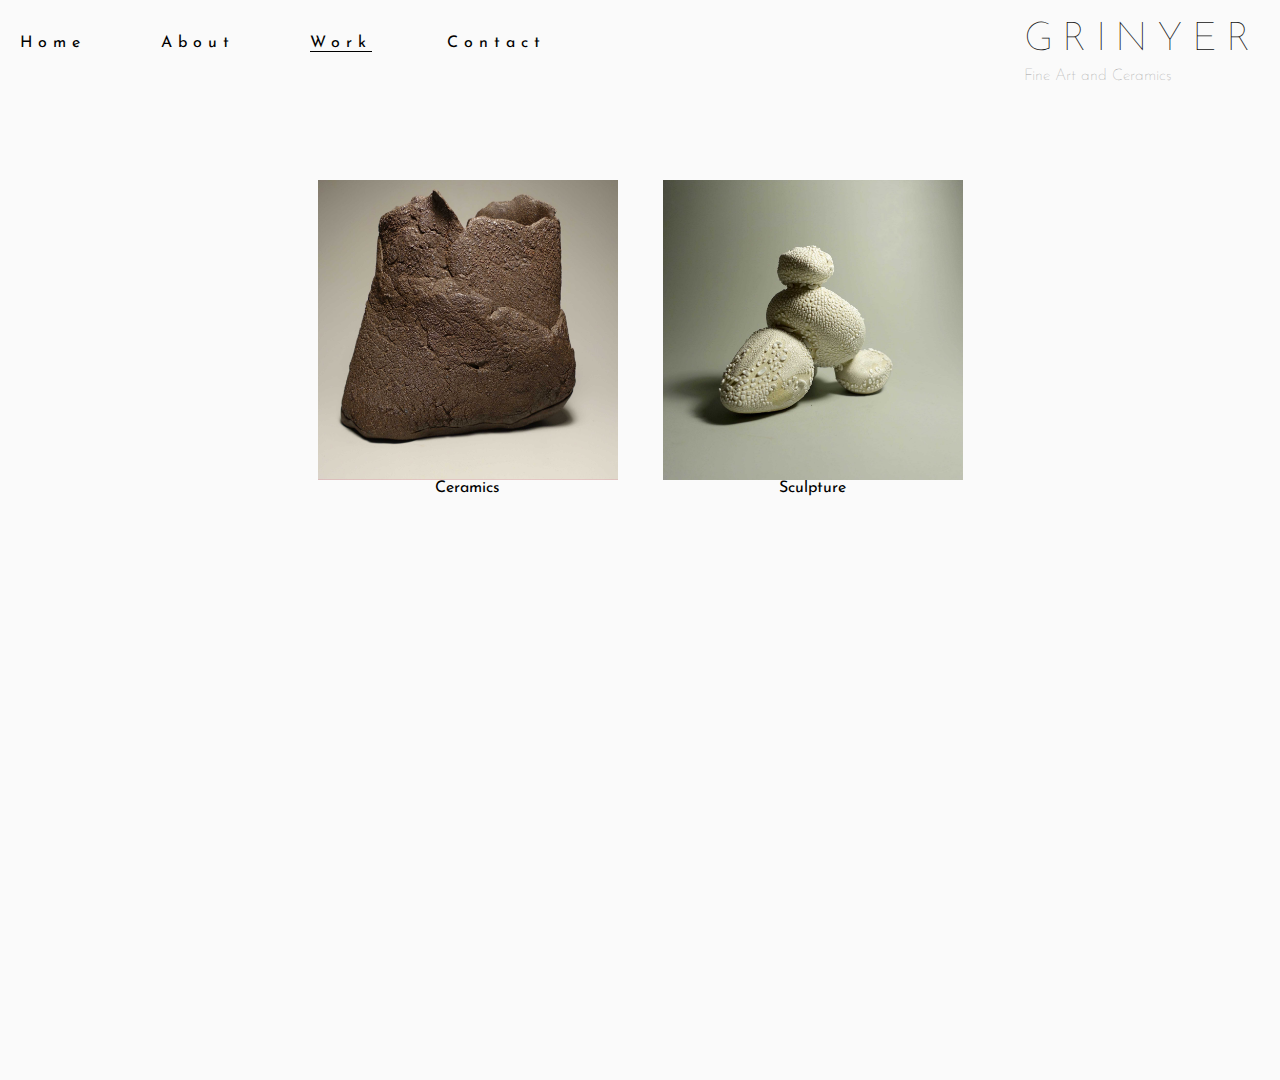
<file: work.html>
<!DOCTYPE html>
<html>
<head>
	<title>Mary Grinyer | Work </title>
	<meta name="viewport" content="width=device-width, initial-scale=1">

	<meta charset = "UTF-8">
	<meta name = "description" content = "Mary Grinyer is an Artist from Riverside, CA working in ceramics, sculpture, printmaking, painting and mixed media.">
	<meta name = "keywords" content = "Mary Grinyer, Grinyer, marygrinyer, Ceramics, Sculpture, Printmaking, Fine Art">
	<meta name = "author" content = "Taylor Ward">
	<link rel="icon" type="image/png" href="MG.png"/>

	<link rel="stylesheet" type="text/css" href="http://fonts.googleapis.com/css?family=Josefin+Sans" />
	<link rel="stylesheet" type="text/css" href="assets/css/style.css">

	<script type="text/javascript" src = "https://ajax.googleapis.com/ajax/libs/jquery/2.2.0/jquery.min.js"></script>

		<script type="text/javascript">
		$(document).ready(function(){
			$("#mobile-nav").html($("#main-nav").html());
			$("#mobile-nav li.super-item > a").prepend("<span>+</span>");

			// disable the default redirect action for links with submenus 
			$("#mobile-nav li.super-item > a").click(function(event) {
					event.preventDefault();
					if ($(this).siblings("#dropdown-list").hasClass("expanded")) {
						$(this).siblings().removeClass("expanded").slideUp(200,"linear");
						$(this).children("span").empty();
						$(this).children("span").text("+");
					}	
					else {
						$(this).siblings().addClass("expanded").slideDown(200,"linear");
						$(this).siblings("span").empty();
						$(this).children("span").text("-");
					}
				});

			// handle menu clicks
			$("#menu-trigger").click(function() {
					if ($("#mobile-nav > ul").hasClass("expanded")) {
						$("#mobile-nav ul.expanded").removeClass("expanded").slideUp(200, "linear");
						$(this).removeClass("open");
					} 
					else {
						$("#mobile-nav > ul").addClass("expanded").slideDown(200, "linear");
						$(this).addClass("open");
					}
				});

		});
	</script>
</head>
<body>
	<header>
		<nav id = "main-nav">
			<ul id = "menu">
				<li><a href="index.html">Home</a></li>
				<li class="super-item"><a href="bio.html">About</a>
					<ul id = "dropdown-list">
						<li><a href = "bio.html">Bio</a></li>
					</ul>
				</li>
				<li  id = "active" class="super-item"><a href="work.html">Work</a>
					<ul id = "dropdown-list">
						<li><a href = "ceramics.html">Ceramics</a></li>
						<li><a href = "sculpture.html">Sculpture</a></li>
					</ul>
				</li>
				<li><a href="contact.html">Contact</a></li>
			</ul>
		</nav>
		<div id="menu-trigger">Menu</div>
		<div id="mobile-nav"></div>
		<div id = "logo">
			<h1><a href = "index.html">GRINYER</a></h1>
			<p>Fine Art and Ceramics</p>
		</div>

	</header>
	<div class = "content" id = "work-content">
		<ul id = "tiles-list">
			<li>
				<div class = "work-tile">
					<a href="ceramics.html"><img id = "portrait" src="assets/imgs/thumbnails/work-ceramics.jpg"></a>
				</div>
				<caption>Ceramics</caption>
			</li>
			<li>
				<div class = "work-tile">
					<a href="sculpture.html"><img id = "landscape" src="assets/imgs/thumbnails/work-sculpture.jpg"></a>
				</div>
				<caption>Sculpture</caption>
			</li>
			
		</ul>
	</div>
	

</body>
</html>
</file>
<file: assets/css/style.css>
/* General 
------------------------------------------*/
	html,body {
		margin: 0;
		padding: 0;
		background: #fafafa;
		font-family: 'Josefin Sans';
		height: 100%;
	}
	body {
		min-height: 100%;
	}

	p {
		line-height: 200%;
		color: #999;
		font-weight: lighter;
		margin-top:0;
	}
	footer {
		margin: 0px  auto;
		height: 5%;
		position: relative;
		width: 100%;
		bottom:0;
		display: inline-block;
		background:#fafafa;
	}

/* Navigation Bar 
------------------------------------------*/	
	header {
		position: fixed;
		top: 0;
		right: 0;
		left: 0;
		height: 120px;
		margin: 0px 20px auto;
		z-index: 1;
		/*
		background: #fff;
		*/
		background-color: #fafafa;
	} 
	nav#main-nav  {
		float: left;
		margin-left: 0px;
		margin-top: 35px;
	}
	ul#menu {
		margin-top: 0;
		padding-left: 0;
	}
	#main-nav ul#menu li {
		list-style: none;
		display: inline;
		padding-right: 70px;
		position: relative;

	}
	ul#menu a {
		line-height: 15px;
		font-size:1em;
		letter-spacing: 6px;
		color: black;
		text-decoration: none;
		/*
		-webkit-transition:border-bottom 1s, color .7s;
		-moz-transition: border-bottom 1s, color .7s;
		-o-transition: border-bottom 1s, color .7s;
		transition: border-bottom 1s, color .7s;
		*/
		-webkit-backface-visibility: hidden;
		-moz-backface-visibility: hidden;
		-o-backface-visibility: hidden;
		backface-visibility: hidden;
	}

	ul#menu a:hover {
		color: #5c6;
		border-bottom: 1px solid black;
	}

	nav#main-nav ul#dropdown-list {
		display: none;
		position: absolute;
		left:0;
		top:90%;
		padding-left: 0;		
	}
	nav#main-nav ul#dropdown-list li {
		display: block;
		padding-top: 8px;
		float: none;
	}
	nav#main-nav ul#dropdown-list li a {
		font-size: 11px;
	}
	nav#main-nav a:hover ~ ul#dropdown-list {
		display: block;
	}
	nav#main-nav ul#dropdown-list:hover {
		display: block;
	}

	#active > a {
		border-bottom: 1px solid black;
	}
	#logo {
		float: right;
		margin-right: 0px;
		margin-top: 10px;
	}
	#logo p {
		margin-top: 0;
		padding-top: 0;
	}
	#logo a {
		text-decoration: none;
		color:#111;
	}
	header h1 {
		letter-spacing: 9px;
		margin-right: 0;
		padding-top:0;
		margin-top:10px;
		color: black;
		font-size: 40px;
		font-weight: lighter;
		position: relative;
		margin-bottom: 0;
		z-index: 1;
	}

	#menu-trigger {
		display: none;
		text-align: center;
		cursor: pointer;
		margin-top: 1em;
		margin-bottom: 2em;
		font-size: 1.2em;
		color:#555;
	}

/* Mobile Navigation Bar  
------------------------------------------*/
	#mobile-nav {
		display: none;
		margin-bottom: 3em;
	}
	#mobile-nav  ul {
		padding-left: 0;
		display: none;
	}
	#mobile-nav li {
		list-style: none;
		display: block;
		margin-bottom: 2em;
		text-align: center;
	}
	#mobile-nav a {
		text-decoration: none;
		text-transform: uppercase;
	}
	#mobile-nav li.super-item {
		text-transform: uppercase;
		cursor: pointer;
	}
	#mobile-nav #dropdown-list {
		display: none;
	}
	#mobile-nav #dropdown-list li {
		margin-top: 1em;
	}
	#mobile-nav #dropdown-list a {
		font-size: .8em;
		opacity: .7;
		letter-spacing: 5px;
	}

/* Copyright Slide-up
------------------------------------------*/
	#slide {
		position: absolute;
		height: 40px;
		display: none;
		left: 30px;
		right: 0px;
		bottom:0%;
		background: #fafafa;
		text-align: center;
		padding-top: 10px;
	}
	#slide a {
		margin: 20px;
	}

/* Home Page 
------------------------------------------*/
	#home-container {
		margin: 0px 30px auto;
		overflow: hidden;
		position: relative;
		margin-bottom: 0px;
		max-height: 700px;
	}
	#home-text {
		position: absolute;
		background: rgba(0,0,0,.3);
		background: rgba(250,250,250,.3);
		color: #fff;
		top: 0;
		left: 0px ;
		height: 100%;
		width: 250px;
		margin-top: 120px;
		text-align: left;
		overflow: auto;
	}
	#show {
		padding-top: 20px;
		padding-left:20px;
	}
	#show a {
		text-decoration: none;
	}
	
	#show a:hover p#show-gallery{ 
		text-decoration: underline;
	}
	#show-gallery,#show-location {
		color: #fff;
		opacity: 1;
		margin-bottom:0;
		letter-spacing: .3em;
		line-height: 1.8em;
		font-size: 15px;
	}
	#show-gallery {
		padding-bottom: 10px;
		margin-top:10px;
		line-height: 1em;
	}
	#show-location {
		font-size:13px;
		letter-spacing: .3em;
		padding-bottom: 0;
		margin-left: 20px;
		opacity: .8;
	}
	#show.passed a {
		text-decoration: line-through;
		text-decoration-color: white;
		display: block;
	}
	#fecha {
		line-height: 1.4em;
		border-bottom: 1px solid #fff;
		margin-right:20px;
	}
	#fecha, #show-status {
		color: #ddd;
		margin-bottom:0;
	}
	#slide-container {
		margin:0px 30px auto;
		height: 100%;
		overflow: hidden;
	}
	#show span {
		color:#5c6;
	}
/* Work Page 
------------------------------------------*/
	ul#tiles-list {
		text-align: center;
		padding-left: 0;

	}
	#tiles-list li {
		display: inline-block;
		float: none;
	}
	.work-tile {
		position: relative;
		width: 300px;
		height: 300px;
		overflow: hidden;
		margin: 0 20px;
	}
	.work-tile img {
		width: 100%;
	}
	caption {
		font-size:10px;
	}

/* Ceramics/Sculpture Pages 
------------------------------------------*/
	.banner-image {
		width: 100%;
		height: 300px;
		background-size: cover;
	}
	div#banner-image-ceramics {
		background: url("../imgs/work/banner-ceramics.jpg");
		background-size: cover;
		background-position: 0% 50%;
	}
	div#banner-image-sculpture {
		background: url("../imgs/work/banner-sculpture.jpg");
		background-size: cover;
		background-position: 0% 40%;
	}
	.content { 
		margin: 180px 30px; 
	}
	div.work-text {
		width:45%;
		float: left;
		margin-top: 0px;
	}
	.work-text h2 {
		margin-top:100px;
		padding-top: 0;
		color:#555;
		margin-left:10%;
		font-size: 2em;
		font-weight: 400;
		font-family: 'Raleway';
	}

	.work-text p {
		margin-left: 10%;
		font-size: 1em;
		color: #000;
		opacity: .65;
		letter-spacing: .1em;
	}
	div.thumbnails {
		margin-left: 60%;
		margin-top: 100px;
	}
	#thumbnail-instructions {
		font-size: 13px;
		text-align: center;
		margin-top: 0px;
		margin-bottom:10px;
	}
	div.thumbnail {
		float: left;
		width: 30%;
		padding-left: 0;
		padding-left: 3.3%;
		padding-bottom:10px;
	}
	.thumbnail img {
		width: 100%;
		height: 100%;
		cursor: pointer;
	}

/* Ceramics 
------------------------------------------*/
	#ceramics-content {
		overflow: auto;
	}

/* Sculpture 
------------------------------------------*/
	#sculpture-content {
		overflow:auto;
	}

/* About Page 
------------------------------------------*/
	#bio-content {
		overflow: auto;
	}
	#bio-pic {
		width: 50%;
		margin-left: 50%;
		height: 400px;
		background: url("../imgs/thumbnails/bio-thumb.jpg");
		background-size: cover;
		margin-bottom: 50px;
	}
	#bio-text {
		float:left;
	}
	#bio-text p {
		width: 40%;
		font-size: 1em;
		color: #000;
		letter-spacing: .1em;
		opacity: .65;
	}

/* Contact Page 
------------------------------------------*/
	#contact-content {
		overflow: auto;
	}
	#contact-form {
		margin-left: 65%;
	}
	form {
		margin: 0px auto;
		padding:1em;
		padding-top: 0;
	}
	.field {
	  margin-bottom: 1em;
	}
	.form-input {
		margin-top:1em;

	}
	form label {
		display: block;
		width: 90px;
		text-align: left;
		padding-bottom: .1em;

	}
	form input, textarea {
		font:1em sans-serif;
		width:100%;

		padding:.5em .5em;
		box-sizing:border-box;
		background-color: rgba(6,6,6,.02);
		border:1px solid #999;
		outline:none;
		font-size: 1.2em;
		 -webkit-font-smoothing: antialiased;

	}
	textarea {
		vertical-align: top;
		height:10em;
		resize:vertical;
	}
	form input:focus, textarea:focus {
		background-color: #fff;
		border-color:#000;
	}
	button {
		border:none;
	  font-size: 1rem;
	  padding: 0.8rem 2.8em;
	  font-family: 'Josefin Sans';
	  background:#1d1f2e;
	  color: white;
	}
	button:hover, button:focus {
	  opacity: 0.75;
	  cursor: pointer;
	  background: #5c6;
	}
	button:active {
	  opacity: 1;
	  box-shadow: 0 -3px 10px rgba(0, 0, 0, 0.1) inset;
	}

	.success {
	  padding: 1em;
	  margin-bottom: 0.75rem;
	  text-shadow: 0 1px 0 rgba(255, 255, 255, 0.5);
	  color: #468847;
	  background-color: #dff0d8;
	  border: 1px solid #d6e9c6;
	  -webkit-border-radius: 4px;
	     -moz-border-radius: 4px;
	          border-radius: 4px;
	}

	.error {
	  padding: 1em;
	  margin-bottom: 0.75rem;
	  text-shadow: 0 1px 0 rgba(255, 255, 255, 0.5);
	  color: #b94a48;
	  background-color: #f2dede;
	  border: 1px solid rgba(185, 74, 72, 0.3);
	  -webkit-border-radius: 4px;
	     -moz-border-radius: 4px;
	          border-radius: 4px;
	}
	#contact-content p {
		line-height: 100%;
	}
	#contact-pic {
		float:left;
		width: 60%;
		height: 400px;
		background: url("../imgs/thumbnails/contact.jpg");
		background-size: cover;
		background-position: 100% 50%;
	}

/* Catalogue 
------------------------------------------*/
	#catalogue-content {
		border: solid;
		overflow: auto;
	}
	#catalogue-thumbnails {
		width: 100%;
	}
	.cat-thumb {
		float: left;
		width: 20%;
		height: 100%;
		overflow: auto;
	}
	.cat-thumb img {
		width: 100%;
		height: 100%;
	}

/* Media Queries 
------------------------------------------*/
	@media screen and (min-width: 320px) and (max-width: 767px) {
		#main-nav {
			display: none;
		}
		#mobile-nav {
			display: block;
		}
		#menu-trigger {
			display: block;
		}
		#logo {
			display: block;
			float: none;
			text-align: center;
		}
		header {
			position: relative;
			height: auto;
			margin-bottom: 5em;
		}
		#contact-content {
			height: 100%;
			overflow: auto;
		}
		#contact-pic {
			float: none;
			width: 100%;
			height: 300px;
			margin-bottom: 50px;
		}
		#contact-form {
			margin-left: 0;
		}
		#bio-pic {
			width: 100%;
			margin-left: 0;
			height: 300px;
		}
		#bio-text {
			float: none;
			width: 100%;
		}
		#bio-text p {
			width: 100%;
		}
		.banner-image {
			height: 150px;
		}
		div.work-text {
			float: none;
			width: 100%;
		}
		.work-text h2 {
			margin-top: 2em;
			margin-left: 0;
		}
		.work-text p {
			margin-left: 0;
		}
		div.thumbnails {
			margin-left: 0;
			margin-top: 0;
		}
		div.thumbnail {
			width: 45%;
			padding-left: 2.5%;
			padding-right: 2.5%;
		}
		#home-container img {
			width: 100%;
		}	
		.content {
			margin: 0px 20px ;
			display: block;
		}
		#home-text {
			display: none;
			margin-top: 0;
			width: 30%;
			background: rgba(0,0,0,0.4);

		}
		#show {

		}
		#home-text p{
			font-size: .8em;
			line-height: 1.2em;
		}
		#show-gallery {
			letter-spacing: .1em;
		}
		#show-location {
			letter-spacing: .1em;
		}
		html {
		}
		body {
			height: auto;
		}
	}
	@media screen and (min-width: 768px) and (max-width: 840px) {
		nav {
			display: block;
			position: fixed;
		}
		#main-nav ul#menu li {
			padding-right: 3em;
		}
	}
</file>
<file: lightslider/css/lightslider.css>
/*! lightslider - v1.1.5 - 2015-10-31
* https://github.com/sachinchoolur/lightslider
* Copyright (c) 2015 Sachin N; Licensed MIT */
/*! lightslider - v1.1.3 - 2015-04-14
* https://github.com/sachinchoolur/lightslider
* Copyright (c) 2015 Sachin N; Licensed MIT */
/** /!!! core css Should not edit !!!/**/ 

.lSSlideOuter {
    overflow: hidden;
    -webkit-touch-callout: none;
    -webkit-user-select: none;
    -khtml-user-select: none;
    -moz-user-select: none;
    -ms-user-select: none;
    user-select: none
}
.lightSlider:before, .lightSlider:after {
    content: " ";
    display: table;
}
.lightSlider {
    overflow: hidden;
    margin: 0;
}
.lSSlideWrapper {
    max-width: 100%;
    overflow: hidden;
    position: relative;
}
.lSSlideWrapper > .lightSlider:after {
    clear: both;
}
.lSSlideWrapper .lSSlide {
    -webkit-transform: translate(0px, 0px);
    -ms-transform: translate(0px, 0px);
    transform: translate(0px, 0px);
    -webkit-transition: all 1s;
    -webkit-transition-property: -webkit-transform,height;
    -moz-transition-property: -moz-transform,height;
    transition-property: transform,height;
    -webkit-transition-duration: inherit !important;
    transition-duration: inherit !important;
    -webkit-transition-timing-function: inherit !important;
    transition-timing-function: inherit !important;
}
.lSSlideWrapper .lSFade {
    position: relative;
}
.lSSlideWrapper .lSFade > * {
    position: absolute !important;
    top: 0;
    left: 0;
    z-index: 9;
    margin-right: 0;
    width: 100%;
}
.lSSlideWrapper.usingCss .lSFade > * {
    opacity: 0;
    -webkit-transition-delay: 0s;
    transition-delay: 0s;
    -webkit-transition-duration: inherit !important;
    transition-duration: inherit !important;
    -webkit-transition-property: opacity;
    transition-property: opacity;
    -webkit-transition-timing-function: inherit !important;
    transition-timing-function: inherit !important;
}
.lSSlideWrapper .lSFade > *.active {
    z-index: 10;
}
.lSSlideWrapper.usingCss .lSFade > *.active {
    opacity: 1;
}
/** /!!! End of core css Should not edit !!!/**/

/* Pager */
.lSSlideOuter .lSPager.lSpg {
    margin: 10px 0 0;
    padding: 0;
    text-align: center;
}
.lSSlideOuter .lSPager.lSpg > li {
    cursor: pointer;
    display: inline-block;
    padding: 0 5px;
}
.lSSlideOuter .lSPager.lSpg > li a {
    background-color: #222222;
    border-radius: 30px;
    display: inline-block;
    height: 8px;
    overflow: hidden;
    text-indent: -999em;
    width: 8px;
    position: relative;
    z-index: 99;
    -webkit-transition: all 0.5s linear 0s;
    transition: all 0.5s linear 0s;
}
.lSSlideOuter .lSPager.lSpg > li:hover a, .lSSlideOuter .lSPager.lSpg > li.active a {
    background-color: #428bca;
}
.lSSlideOuter .media {
    opacity: 0.8;
}
.lSSlideOuter .media.active {
    opacity: 1;
}
/* End of pager */

/** Gallery */
.lSSlideOuter .lSPager.lSGallery {
    list-style: none outside none;
    padding-left: 0;
    margin: 0;
    overflow: hidden;
    transform: translate3d(0px, 0px, 0px);
    -moz-transform: translate3d(0px, 0px, 0px);
    -ms-transform: translate3d(0px, 0px, 0px);
    -webkit-transform: translate3d(0px, 0px, 0px);
    -o-transform: translate3d(0px, 0px, 0px);
    -webkit-transition-property: -webkit-transform;
    -moz-transition-property: -moz-transform;
    -webkit-touch-callout: none;
    -webkit-user-select: none;
    -khtml-user-select: none;
    -moz-user-select: none;
    -ms-user-select: none;
    user-select: none;
}
.lSSlideOuter .lSPager.lSGallery li {
    overflow: hidden;
    -webkit-transition: border-radius 0.12s linear 0s 0.35s linear 0s;
    transition: border-radius 0.12s linear 0s 0.35s linear 0s;
}
.lSSlideOuter .lSPager.lSGallery li.active, .lSSlideOuter .lSPager.lSGallery li:hover {
    border-radius: 5px;
}
.lSSlideOuter .lSPager.lSGallery img {
    display: block;
    height: auto;
    max-width: 100%;
}
.lSSlideOuter .lSPager.lSGallery:before, .lSSlideOuter .lSPager.lSGallery:after {
    content: " ";
    display: table;
}
.lSSlideOuter .lSPager.lSGallery:after {
    clear: both;
}
/* End of Gallery*/

/* slider actions */
.lSAction > a {
    width: 32px;
    display: block;
    top: 200px;
    height: 32px;
    background-image: url('../img/controls.png');
    cursor: pointer;
    position: absolute;
    z-index: 99;
    margin-top: -16px;
    opacity: 0.5;
    -webkit-transition: opacity 0.35s linear 0s;
    transition: opacity 0.35s linear 0s;
}
.lSAction > a:hover {
    opacity: 1;
}
.lSAction > .lSPrev {
    background-position: 0 0;
    left: 10px;
}
.lSAction > .lSNext {
    background-position: -32px 0;
    right: 10px;
}
.lSAction > a.disabled {
    pointer-events: none;
}
.cS-hidden {
    height: 1px;
    opacity: 0;
    filter: alpha(opacity=0);
    overflow: hidden;
}


/* vertical */
.lSSlideOuter.vertical {
    position: relative;
}
.lSSlideOuter.vertical.noPager {
    padding-right: 0px !important;
}
.lSSlideOuter.vertical .lSGallery {
    position: absolute !important;
    right: 0;
    top: 0;
}
.lSSlideOuter.vertical .lightSlider > * {
    width: 100% !important;
    max-width: none !important;
}

/* vertical controlls */
.lSSlideOuter.vertical .lSAction > a {
    left: 50%;
    margin-left: -14px;
    margin-top: 0;
}
.lSSlideOuter.vertical .lSAction > .lSNext {
    background-position: 31px -31px;
    bottom: 10px;
    top: auto;
}
.lSSlideOuter.vertical .lSAction > .lSPrev {
    background-position: 0 -31px;
    bottom: auto;
    top: 10px;
}
/* vertical */


/* Rtl */
.lSSlideOuter.lSrtl {
    direction: rtl;
}
.lSSlideOuter .lightSlider, .lSSlideOuter .lSPager {
    padding-left: 0;
    list-style: none outside none;
}
.lSSlideOuter.lSrtl .lightSlider, .lSSlideOuter.lSrtl .lSPager {
    padding-right: 0;
}
.lSSlideOuter .lightSlider > *,  .lSSlideOuter .lSGallery li {
    float: left;
}
.lSSlideOuter.lSrtl .lightSlider > *,  .lSSlideOuter.lSrtl .lSGallery li {
    float: right !important;
}
/* Rtl */

@-webkit-keyframes rightEnd {
    0% {
        left: 0;
    }

    50% {
        left: -15px;
    }

    100% {
        left: 0;
    }
}
@keyframes rightEnd {
    0% {
        left: 0;
    }

    50% {
        left: -15px;
    }

    100% {
        left: 0;
    }
}
@-webkit-keyframes topEnd {
    0% {
        top: 0;
    }

    50% {
        top: -15px;
    }

    100% {
        top: 0;
    }
}
@keyframes topEnd {
    0% {
        top: 0;
    }

    50% {
        top: -15px;
    }

    100% {
        top: 0;
    }
}
@-webkit-keyframes leftEnd {
    0% {
        left: 0;
    }

    50% {
        left: 15px;
    }

    100% {
        left: 0;
    }
}
@keyframes leftEnd {
    0% {
        left: 0;
    }

    50% {
        left: 15px;
    }

    100% {
        left: 0;
    }
}
@-webkit-keyframes bottomEnd {
    0% {
        bottom: 0;
    }

    50% {
        bottom: -15px;
    }

    100% {
        bottom: 0;
    }
}
@keyframes bottomEnd {
    0% {
        bottom: 0;
    }

    50% {
        bottom: -15px;
    }

    100% {
        bottom: 0;
    }
}
.lSSlideOuter .rightEnd {
    -webkit-animation: rightEnd 0.3s;
    animation: rightEnd 0.3s;
    position: relative;
}
.lSSlideOuter .leftEnd {
    -webkit-animation: leftEnd 0.3s;
    animation: leftEnd 0.3s;
    position: relative;
}
.lSSlideOuter.vertical .rightEnd {
    -webkit-animation: topEnd 0.3s;
    animation: topEnd 0.3s;
    position: relative;
}
.lSSlideOuter.vertical .leftEnd {
    -webkit-animation: bottomEnd 0.3s;
    animation: bottomEnd 0.3s;
    position: relative;
}
.lSSlideOuter.lSrtl .rightEnd {
    -webkit-animation: leftEnd 0.3s;
    animation: leftEnd 0.3s;
    position: relative;
}
.lSSlideOuter.lSrtl .leftEnd {
    -webkit-animation: rightEnd 0.3s;
    animation: rightEnd 0.3s;
    position: relative;
}
/*/  GRab cursor */
.lightSlider.lsGrab > * {
  cursor: -webkit-grab;
  cursor: -moz-grab;
  cursor: -o-grab;
  cursor: -ms-grab;
  cursor: grab;
}
.lightSlider.lsGrabbing > * {
  cursor: move;
  cursor: -webkit-grabbing;
  cursor: -moz-grabbing;
  cursor: -o-grabbing;
  cursor: -ms-grabbing;
  cursor: grabbing;
}
</file>
<file: css/lightgallery.css>
/*! lightgallery - v1.2.14 - 2016-01-20
* http://sachinchoolur.github.io/lightGallery/
* Copyright (c) 2016 Sachin N; Licensed Apache 2.0 */
@font-face {
  font-family: 'lg';
  src: url("../fonts/lg.eot?n1z373");
  src: url("../fonts/lg.eot?#iefixn1z373") format("embedded-opentype"), url("../fonts/lg.woff?n1z373") format("woff"), url("../fonts/lg.ttf?n1z373") format("truetype"), url("../fonts/lg.svg?n1z373#lg") format("svg");
  font-weight: normal;
  font-style: normal;
}
.lg-icon {
  font-family: 'lg';
  speak: none;
  font-style: normal;
  font-weight: normal;
  font-variant: normal;
  text-transform: none;
  line-height: 1;
  /* Better Font Rendering =========== */
  -webkit-font-smoothing: antialiased;
  -moz-osx-font-smoothing: grayscale;
}

.lg-actions .lg-next, .lg-actions .lg-prev {
  background-color: rgba(0, 0, 0, 0.45);
  border-radius: 2px;
  color: #999;
  cursor: pointer;
  display: block;
  font-size: 22px;
  margin-top: -10px;
  padding: 8px 10px 9px;
  position: absolute;
  top: 50%;
  z-index: 1080;
}
.lg-actions .lg-next.disabled, .lg-actions .lg-prev.disabled {
  pointer-events: none;
  opacity: 0.5;
}
.lg-actions .lg-next:hover, .lg-actions .lg-prev:hover {
  color: #FFF;
}
.lg-actions .lg-next {
  right: 20px;
}
.lg-actions .lg-next:before {
  content: "\e095";
}
.lg-actions .lg-prev {
  left: 20px;
}
.lg-actions .lg-prev:after {
  content: "\e094";
}

@-webkit-keyframes lg-right-end {
  0% {
    left: 0;
  }
  50% {
    left: -30px;
  }
  100% {
    left: 0;
  }
}
@-moz-keyframes lg-right-end {
  0% {
    left: 0;
  }
  50% {
    left: -30px;
  }
  100% {
    left: 0;
  }
}
@-ms-keyframes lg-right-end {
  0% {
    left: 0;
  }
  50% {
    left: -30px;
  }
  100% {
    left: 0;
  }
}
@keyframes lg-right-end {
  0% {
    left: 0;
  }
  50% {
    left: -30px;
  }
  100% {
    left: 0;
  }
}
@-webkit-keyframes lg-left-end {
  0% {
    left: 0;
  }
  50% {
    left: 30px;
  }
  100% {
    left: 0;
  }
}
@-moz-keyframes lg-left-end {
  0% {
    left: 0;
  }
  50% {
    left: 30px;
  }
  100% {
    left: 0;
  }
}
@-ms-keyframes lg-left-end {
  0% {
    left: 0;
  }
  50% {
    left: 30px;
  }
  100% {
    left: 0;
  }
}
@keyframes lg-left-end {
  0% {
    left: 0;
  }
  50% {
    left: 30px;
  }
  100% {
    left: 0;
  }
}
.lg-outer.lg-right-end .lg-object {
  -webkit-animation: lg-right-end 0.3s;
  -o-animation: lg-right-end 0.3s;
  animation: lg-right-end 0.3s;
  position: relative;
}
.lg-outer.lg-left-end .lg-object {
  -webkit-animation: lg-left-end 0.3s;
  -o-animation: lg-left-end 0.3s;
  animation: lg-left-end 0.3s;
  position: relative;
}

.lg-toolbar {
  z-index: 1080;
  left: 0;
  position: absolute;
  top: 0;
  width: 100%;
  background-color: rgba(0, 0, 0, 0.45);
}
.lg-toolbar .lg-icon {
  color: #999;
  cursor: pointer;
  float: right;
  font-size: 24px;
  height: 47px;
  line-height: 27px;
  padding: 10px 0;
  text-align: center;
  width: 50px;
  text-decoration: none !important;
  outline: medium none;
}
.lg-toolbar .lg-icon:hover {
  color: #FFF;
}
.lg-toolbar .lg-close:after {
  content: "\e070";
}
.lg-toolbar .lg-download:after {
  content: "\e0f2";
}

.lg-sub-html {
  background-color: rgba(0, 0, 0, 0.45);
  bottom: 0;
  color: #EEE;
  font-size: 16px;
  left: 0;
  padding: 10px 40px;
  position: fixed;
  right: 0;
  text-align: center;
  z-index: 1080;
}
.lg-sub-html h4 {
  margin: 0;
  font-size: 13px;
  font-weight: bold;
}
.lg-sub-html p {
  font-size: 12px;
  margin: 5px 0 0;
}

#lg-counter {
  color: #999;
  display: inline-block;
  font-size: 16px;
  padding-left: 20px;
  padding-top: 12px;
  vertical-align: middle;
}

.lg-toolbar, .lg-prev, .lg-next {
  opacity: 1;
  -webkit-transition: -webkit-transform 0.35s cubic-bezier(0, 0, 0.25, 1) 0s, opacity 0.35s cubic-bezier(0, 0, 0.25, 1) 0s;
  -moz-transition: -moz-transform 0.35s cubic-bezier(0, 0, 0.25, 1) 0s, opacity 0.35s cubic-bezier(0, 0, 0.25, 1) 0s;
  -o-transition: -o-transform 0.35s cubic-bezier(0, 0, 0.25, 1) 0s, opacity 0.35s cubic-bezier(0, 0, 0.25, 1) 0s;
  transition: transform 0.35s cubic-bezier(0, 0, 0.25, 1) 0s, opacity 0.35s cubic-bezier(0, 0, 0.25, 1) 0s;
}

.lg-hide-items .lg-prev {
  opacity: 0;
  -webkit-transform: translate3d(-10px, 0, 0);
  transform: translate3d(-10px, 0, 0);
}
.lg-hide-items .lg-next {
  opacity: 0;
  -webkit-transform: translate3d(10px, 0, 0);
  transform: translate3d(10px, 0, 0);
}
.lg-hide-items .lg-toolbar {
  opacity: 0;
  -webkit-transform: translate3d(0, -10px, 0);
  transform: translate3d(0, -10px, 0);
}

body:not(.lg-from-hash) .lg-outer.lg-start-zoom .lg-object {
  -webkit-transform: scale3d(0.5, 0.5, 0.5);
  transform: scale3d(0.5, 0.5, 0.5);
  opacity: 0;
  -webkit-transition: -webkit-transform 250ms ease 0s, opacity 250ms !important;
  -moz-transition: -moz-transform 250ms ease 0s, opacity 250ms !important;
  -o-transition: -o-transform 250ms ease 0s, opacity 250ms !important;
  transition: transform 250ms ease 0s, opacity 250ms !important;
  -webkit-transform-origin: 50% 50%;
  -moz-transform-origin: 50% 50%;
  -ms-transform-origin: 50% 50%;
  transform-origin: 50% 50%;
}
body:not(.lg-from-hash) .lg-outer.lg-start-zoom .lg-item.lg-complete .lg-object {
  -webkit-transform: scale3d(1, 1, 1);
  transform: scale3d(1, 1, 1);
  opacity: 1;
}

.lg-outer .lg-thumb-outer {
  background-color: #0D0A0A;
  bottom: 0;
  position: absolute;
  width: 100%;
  z-index: 1080;
  max-height: 350px;
  -webkit-transform: translate3d(0, 100%, 0);
  transform: translate3d(0, 100%, 0);
  -webkit-transition: -webkit-transform 0.25s cubic-bezier(0, 0, 0.25, 1) 0s;
  -moz-transition: -moz-transform 0.25s cubic-bezier(0, 0, 0.25, 1) 0s;
  -o-transition: -o-transform 0.25s cubic-bezier(0, 0, 0.25, 1) 0s;
  transition: transform 0.25s cubic-bezier(0, 0, 0.25, 1) 0s;
}
.lg-outer .lg-thumb-outer.lg-grab .lg-thumb-item {
  cursor: -webkit-grab;
  cursor: -moz-grab;
  cursor: -o-grab;
  cursor: -ms-grab;
  cursor: grab;
}
.lg-outer .lg-thumb-outer.lg-grabbing .lg-thumb-item {
  cursor: move;
  cursor: -webkit-grabbing;
  cursor: -moz-grabbing;
  cursor: -o-grabbing;
  cursor: -ms-grabbing;
  cursor: grabbing;
}
.lg-outer .lg-thumb-outer.lg-dragging .lg-thumb {
  -webkit-transition-duration: 0s !important;
  transition-duration: 0s !important;
}
.lg-outer.lg-thumb-open .lg-thumb-outer {
  -webkit-transform: translate3d(0, 0%, 0);
  transform: translate3d(0, 0%, 0);
}
.lg-outer .lg-thumb {
  padding: 10px 0;
  height: 100%;
  margin-bottom: -5px;
}
.lg-outer .lg-thumb-item {
  border-radius: 5px;
  cursor: pointer;
  float: left;
  overflow: hidden;
  height: 100%;
  border: 2px solid #FFF;
  border-radius: 4px;
  margin-bottom: 5px;
}
@media (min-width: 1025px) {
  .lg-outer .lg-thumb-item {
    -webkit-transition: border-color 0.25s ease;
    -o-transition: border-color 0.25s ease;
    transition: border-color 0.25s ease;
  }
}
.lg-outer .lg-thumb-item.active, .lg-outer .lg-thumb-item:hover {
  border-color: #a90707;
}
.lg-outer .lg-thumb-item img {
  width: 100%;
  height: 100%;
}
.lg-outer.lg-has-thumb .lg-item {
  padding-bottom: 120px;
}
.lg-outer.lg-can-toggle .lg-item {
  padding-bottom: 0;
}
.lg-outer.lg-pull-caption-up .lg-sub-html {
  -webkit-transition: bottom 0.25s ease;
  -o-transition: bottom 0.25s ease;
  transition: bottom 0.25s ease;
}
.lg-outer.lg-pull-caption-up.lg-thumb-open .lg-sub-html {
  bottom: 100px;
}
.lg-outer .lg-toogle-thumb {
  background-color: #0D0A0A;
  border-radius: 2px 2px 0 0;
  color: #999;
  cursor: pointer;
  font-size: 24px;
  height: 39px;
  line-height: 27px;
  padding: 5px 0;
  position: absolute;
  right: 20px;
  text-align: center;
  top: -39px;
  width: 50px;
}
.lg-outer .lg-toogle-thumb:after {
  content: "\e1ff";
}
.lg-outer .lg-toogle-thumb:hover {
  color: #FFF;
}

.lg-outer .lg-video-cont {
  display: inline-block;
  vertical-align: middle;
  max-width: 1140px;
  max-height: 100%;
  width: 100%;
  padding: 0 5px;
}
.lg-outer .lg-video {
  width: 100%;
  height: 0;
  padding-bottom: 56.25%;
  overflow: hidden;
  position: relative;
}
.lg-outer .lg-video .lg-object {
  display: inline-block;
  position: absolute;
  top: 0;
  left: 0;
  width: 100% !important;
  height: 100% !important;
}
.lg-outer .lg-video .lg-video-play {
  width: 84px;
  height: 59px;
  position: absolute;
  left: 50%;
  top: 50%;
  margin-left: -42px;
  margin-top: -30px;
  z-index: 1080;
  cursor: pointer;
}
.lg-outer .lg-has-vimeo .lg-video-play {
  background: url("../img/vimeo-play.png") no-repeat scroll 0 0 transparent;
}
.lg-outer .lg-has-vimeo:hover .lg-video-play {
  background: url("../img/vimeo-play.png") no-repeat scroll 0 -58px transparent;
}
.lg-outer .lg-has-html5 .lg-video-play {
  background: transparent url("../img/video-play.png") no-repeat scroll 0 0;
  height: 64px;
  margin-left: -32px;
  margin-top: -32px;
  width: 64px;
  opacity: 0.8;
}
.lg-outer .lg-has-html5:hover .lg-video-play {
  opacity: 1;
}
.lg-outer .lg-has-youtube .lg-video-play {
  background: url("../img/youtube-play.png") no-repeat scroll 0 0 transparent;
}
.lg-outer .lg-has-youtube:hover .lg-video-play {
  background: url("../img/youtube-play.png") no-repeat scroll 0 -60px transparent;
}
.lg-outer .lg-video-object {
  width: 100% !important;
  height: 100% !important;
  position: absolute;
  top: 0;
  left: 0;
}
.lg-outer .lg-has-video .lg-video-object {
  visibility: hidden;
}
.lg-outer .lg-has-video.lg-video-palying .lg-object, .lg-outer .lg-has-video.lg-video-palying .lg-video-play {
  display: none;
}
.lg-outer .lg-has-video.lg-video-palying .lg-video-object {
  visibility: visible;
}

.lg-progress-bar {
  background-color: #333;
  height: 5px;
  left: 0;
  position: absolute;
  top: 0;
  width: 100%;
  z-index: 1080;
  opacity: 0;
  -webkit-transition: opacity 0.08s ease 0s;
  -moz-transition: opacity 0.08s ease 0s;
  -o-transition: opacity 0.08s ease 0s;
  transition: opacity 0.08s ease 0s;
}
.lg-progress-bar .lg-progress {
  background-color: #a90707;
  height: 5px;
  width: 0;
}
.lg-progress-bar.lg-start .lg-progress {
  width: 100%;
}
.lg-show-autoplay .lg-progress-bar {
  opacity: 1;
}

.lg-autoplay-button:after {
  content: "\e01d";
}
.lg-show-autoplay .lg-autoplay-button:after {
  content: "\e01a";
}

.lg-outer.lg-css3.lg-zoom-dragging .lg-item.lg-complete.lg-zoomable .lg-img-wrap, .lg-outer.lg-css3.lg-zoom-dragging .lg-item.lg-complete.lg-zoomable .lg-image {
  -webkit-transition-duration: 0s;
  transition-duration: 0s;
}
.lg-outer .lg-item.lg-complete.lg-zoomable .lg-img-wrap {
  -webkit-transition: -webkit-transform 0.3s ease 0s;
  -moz-transition: -moz-transform 0.3s ease 0s;
  -o-transition: -o-transform 0.3s ease 0s;
  transition: transform 0.3s ease 0s;
  -webkit-transform: translate3d(0, 0, 0);
  transform: translate3d(0, 0, 0);
  -webkit-backface-visibility: hidden;
  -moz-backface-visibility: hidden;
  backface-visibility: hidden;
}
.lg-outer .lg-item.lg-complete.lg-zoomable .lg-image {
  -webkit-transform: scale3d(1, 1, 1);
  transform: scale3d(1, 1, 1);
  -webkit-transition: -webkit-transform 0.3s ease 0s, opacity 0.15s !important;
  -moz-transition: -moz-transform 0.3s ease 0s, opacity 0.15s !important;
  -o-transition: -o-transform 0.3s ease 0s, opacity 0.15s !important;
  transition: transform 0.3s ease 0s, opacity 0.15s !important;
  -webkit-transform-origin: 0 0;
  -moz-transform-origin: 0 0;
  -ms-transform-origin: 0 0;
  transform-origin: 0 0;
  -webkit-backface-visibility: hidden;
  -moz-backface-visibility: hidden;
  backface-visibility: hidden;
}

#lg-zoom-in:after {
  content: "\e311";
}

#lg-zoom-out {
  opacity: 0.5;
  pointer-events: none;
}
#lg-zoom-out:after {
  content: "\e312";
}
.lg-zoomed #lg-zoom-out {
  opacity: 1;
  pointer-events: auto;
}

.lg-outer .lg-pager-outer {
  bottom: 60px;
  left: 0;
  position: absolute;
  right: 0;
  text-align: center;
  z-index: 1080;
  height: 10px;
}
.lg-outer .lg-pager-outer.lg-pager-hover .lg-pager-cont {
  overflow: visible;
}
.lg-outer .lg-pager-cont {
  cursor: pointer;
  display: inline-block;
  overflow: hidden;
  position: relative;
  vertical-align: top;
  margin: 0 5px;
}
.lg-outer .lg-pager-cont:hover .lg-pager-thumb-cont {
  opacity: 1;
  -webkit-transform: translate3d(0, 0, 0);
  transform: translate3d(0, 0, 0);
}
.lg-outer .lg-pager-cont.lg-pager-active .lg-pager {
  box-shadow: 0 0 0 2px white inset;
}
.lg-outer .lg-pager-thumb-cont {
  background-color: #fff;
  color: #FFF;
  bottom: 100%;
  height: 83px;
  left: 0;
  margin-bottom: 20px;
  margin-left: -60px;
  opacity: 0;
  padding: 5px;
  position: absolute;
  width: 120px;
  border-radius: 3px;
  -webkit-transition: opacity 0.15s ease 0s, -webkit-transform 0.15s ease 0s;
  -moz-transition: opacity 0.15s ease 0s, -moz-transform 0.15s ease 0s;
  -o-transition: opacity 0.15s ease 0s, -o-transform 0.15s ease 0s;
  transition: opacity 0.15s ease 0s, transform 0.15s ease 0s;
  -webkit-transform: translate3d(0, 5px, 0);
  transform: translate3d(0, 5px, 0);
}
.lg-outer .lg-pager-thumb-cont img {
  width: 100%;
  height: 100%;
}
.lg-outer .lg-pager {
  background-color: rgba(255, 255, 255, 0.5);
  border-radius: 50%;
  box-shadow: 0 0 0 8px rgba(255, 255, 255, 0.7) inset;
  display: block;
  height: 12px;
  -webkit-transition: box-shadow 0.3s ease 0s;
  -o-transition: box-shadow 0.3s ease 0s;
  transition: box-shadow 0.3s ease 0s;
  width: 12px;
}
.lg-outer .lg-pager:hover, .lg-outer .lg-pager:focus {
  box-shadow: 0 0 0 8px white inset;
}
.lg-outer .lg-caret {
  border-left: 10px solid transparent;
  border-right: 10px solid transparent;
  border-top: 10px dashed;
  bottom: -10px;
  display: inline-block;
  height: 0;
  left: 50%;
  margin-left: -5px;
  position: absolute;
  vertical-align: middle;
  width: 0;
}

.lg-fullscreen:after {
  content: "\e20c";
}
.lg-fullscreen-on .lg-fullscreen:after {
  content: "\e20d";
}

.group {
  *zoom: 1;
}

.group:before, .group:after {
  display: table;
  content: "";
  line-height: 0;
}

.group:after {
  clear: both;
}

.lg-outer {
  width: 100%;
  height: 100%;
  position: fixed;
  top: 0;
  left: 0;
  z-index: 1050;
  opacity: 0;
  -webkit-transition: opacity 0.15s ease 0s;
  -o-transition: opacity 0.15s ease 0s;
  transition: opacity 0.15s ease 0s;
}
.lg-outer * {
  -webkit-box-sizing: border-box;
  -moz-box-sizing: border-box;
  box-sizing: border-box;
}
.lg-outer.lg-visible {
  opacity: 1;
}
.lg-outer.lg-css3 .lg-item.lg-prev-slide, .lg-outer.lg-css3 .lg-item.lg-next-slide, .lg-outer.lg-css3 .lg-item.lg-current {
  -webkit-transition-duration: inherit !important;
  transition-duration: inherit !important;
  -webkit-transition-timing-function: inherit !important;
  transition-timing-function: inherit !important;
}
.lg-outer.lg-css3.lg-dragging .lg-item.lg-prev-slide, .lg-outer.lg-css3.lg-dragging .lg-item.lg-next-slide, .lg-outer.lg-css3.lg-dragging .lg-item.lg-current {
  -webkit-transition-duration: 0s !important;
  transition-duration: 0s !important;
  opacity: 1;
}
.lg-outer.lg-grab img.lg-object {
  cursor: -webkit-grab;
  cursor: -moz-grab;
  cursor: -o-grab;
  cursor: -ms-grab;
  cursor: grab;
}
.lg-outer.lg-grabbing img.lg-object {
  cursor: move;
  cursor: -webkit-grabbing;
  cursor: -moz-grabbing;
  cursor: -o-grabbing;
  cursor: -ms-grabbing;
  cursor: grabbing;
}
.lg-outer .lg {
  height: 100%;
  width: 100%;
  position: relative;
  overflow: hidden;
  margin-left: auto;
  margin-right: auto;
  max-width: 100%;
  max-height: 100%;
}
.lg-outer .lg-inner {
  width: 100%;
  height: 100%;
  position: absolute;
  left: 0;
  top: 0;
  white-space: nowrap;
}
.lg-outer .lg-item {
  background: url("../img/loading.gif") no-repeat scroll center center transparent;
  display: none !important;
}
.lg-outer.lg-css3 .lg-prev-slide, .lg-outer.lg-css3 .lg-current, .lg-outer.lg-css3 .lg-next-slide {
  display: inline-block !important;
}
.lg-outer.lg-css .lg-current {
  display: inline-block !important;
}
.lg-outer .lg-item, .lg-outer .lg-img-wrap {
  display: inline-block;
  text-align: center;
  position: absolute;
  width: 100%;
  height: 100%;
}
.lg-outer .lg-item:before, .lg-outer .lg-img-wrap:before {
  content: "";
  display: inline-block;
  height: 50%;
  width: 1px;
  margin-right: -1px;
}
.lg-outer .lg-img-wrap {
  top: 0;
  bottom: 0;
  left: 0;
  right: 0;
  padding: 0 5px;
}
.lg-outer .lg-item.lg-complete {
  background-image: none;
}
.lg-outer .lg-item.lg-current {
  z-index: 1060;
}
.lg-outer .lg-image {
  display: inline-block;
  vertical-align: middle;
  max-width: 100%;
  max-height: 100%;
  width: auto !important;
  height: auto !important;
}
.lg-outer.lg-show-after-load .lg-item .lg-object, .lg-outer.lg-show-after-load .lg-item .lg-video-play {
  opacity: 0;
  -webkit-transition: opacity 0.15s ease 0s;
  -o-transition: opacity 0.15s ease 0s;
  transition: opacity 0.15s ease 0s;
}
.lg-outer.lg-show-after-load .lg-item.lg-complete .lg-object, .lg-outer.lg-show-after-load .lg-item.lg-complete .lg-video-play {
  opacity: 1;
}
.lg-outer .lg-empty-html {
  display: none;
}
.lg-outer.lg-hide-download #lg-download {
  display: none;
}

.lg-backdrop {
  position: fixed;
  top: 0;
  left: 0;
  right: 0;
  bottom: 0;
  z-index: 1040;
  background-color: #000;
  opacity: 0;
  -webkit-transition: opacity 0.15s ease 0s;
  -o-transition: opacity 0.15s ease 0s;
  transition: opacity 0.15s ease 0s;
}
.lg-backdrop.in {
  opacity: 1;
}

.lg-css3.lg-no-trans .lg-prev-slide, .lg-css3.lg-no-trans .lg-next-slide, .lg-css3.lg-no-trans .lg-current {
  -webkit-transition: none 0s ease 0s !important;
  -moz-transition: none 0s ease 0s !important;
  -o-transition: none 0s ease 0s !important;
  transition: none 0s ease 0s !important;
}
.lg-css3.lg-use-css3 .lg-item {
  -webkit-backface-visibility: hidden;
  -moz-backface-visibility: hidden;
  backface-visibility: hidden;
}
.lg-css3.lg-use-left .lg-item {
  -webkit-backface-visibility: hidden;
  -moz-backface-visibility: hidden;
  backface-visibility: hidden;
}
.lg-css3.lg-fade .lg-item {
  opacity: 0;
}
.lg-css3.lg-fade .lg-item.lg-current {
  opacity: 1;
}
.lg-css3.lg-fade .lg-item.lg-prev-slide, .lg-css3.lg-fade .lg-item.lg-next-slide, .lg-css3.lg-fade .lg-item.lg-current {
  -webkit-transition: opacity 0.1s ease 0s;
  -moz-transition: opacity 0.1s ease 0s;
  -o-transition: opacity 0.1s ease 0s;
  transition: opacity 0.1s ease 0s;
}
.lg-css3.lg-slide.lg-use-css3 .lg-item {
  opacity: 0;
}
.lg-css3.lg-slide.lg-use-css3 .lg-item.lg-prev-slide {
  -webkit-transform: translate3d(-100%, 0, 0);
  transform: translate3d(-100%, 0, 0);
}
.lg-css3.lg-slide.lg-use-css3 .lg-item.lg-next-slide {
  -webkit-transform: translate3d(100%, 0, 0);
  transform: translate3d(100%, 0, 0);
}
.lg-css3.lg-slide.lg-use-css3 .lg-item.lg-current {
  -webkit-transform: translate3d(0, 0, 0);
  transform: translate3d(0, 0, 0);
  opacity: 1;
}
.lg-css3.lg-slide.lg-use-css3 .lg-item.lg-prev-slide, .lg-css3.lg-slide.lg-use-css3 .lg-item.lg-next-slide, .lg-css3.lg-slide.lg-use-css3 .lg-item.lg-current {
  -webkit-transition: -webkit-transform 1s cubic-bezier(0, 0, 0.25, 1) 0s, opacity 0.1s ease 0s;
  -moz-transition: -moz-transform 1s cubic-bezier(0, 0, 0.25, 1) 0s, opacity 0.1s ease 0s;
  -o-transition: -o-transform 1s cubic-bezier(0, 0, 0.25, 1) 0s, opacity 0.1s ease 0s;
  transition: transform 1s cubic-bezier(0, 0, 0.25, 1) 0s, opacity 0.1s ease 0s;
}
.lg-css3.lg-slide.lg-use-left .lg-item {
  opacity: 0;
  position: absolute;
  left: 0;
}
.lg-css3.lg-slide.lg-use-left .lg-item.lg-prev-slide {
  left: -100%;
}
.lg-css3.lg-slide.lg-use-left .lg-item.lg-next-slide {
  left: 100%;
}
.lg-css3.lg-slide.lg-use-left .lg-item.lg-current {
  left: 0;
  opacity: 1;
}
.lg-css3.lg-slide.lg-use-left .lg-item.lg-prev-slide, .lg-css3.lg-slide.lg-use-left .lg-item.lg-next-slide, .lg-css3.lg-slide.lg-use-left .lg-item.lg-current {
  -webkit-transition: left 1s cubic-bezier(0, 0, 0.25, 1) 0s, opacity 0.1s ease 0s;
  -moz-transition: left 1s cubic-bezier(0, 0, 0.25, 1) 0s, opacity 0.1s ease 0s;
  -o-transition: left 1s cubic-bezier(0, 0, 0.25, 1) 0s, opacity 0.1s ease 0s;
  transition: left 1s cubic-bezier(0, 0, 0.25, 1) 0s, opacity 0.1s ease 0s;
}

/*# sourceMappingURL=lightgallery.css.map */
</file>
